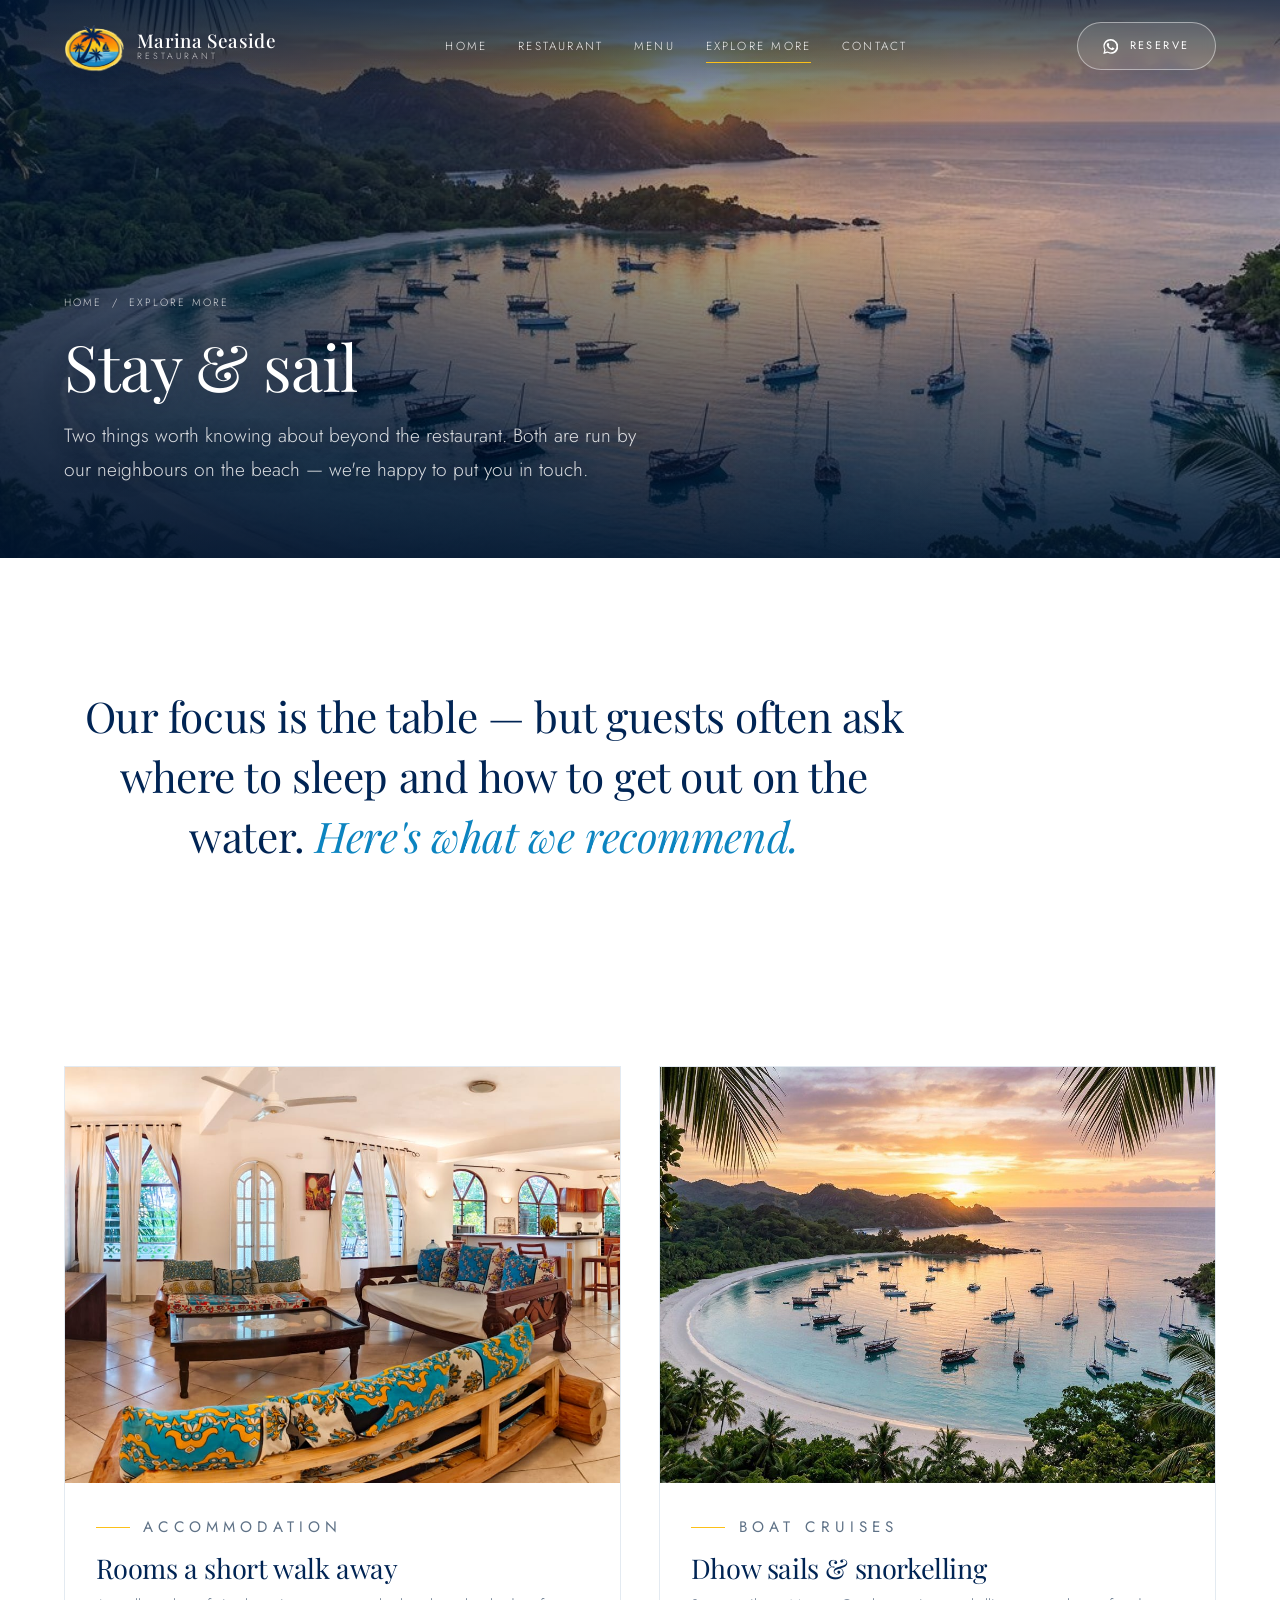
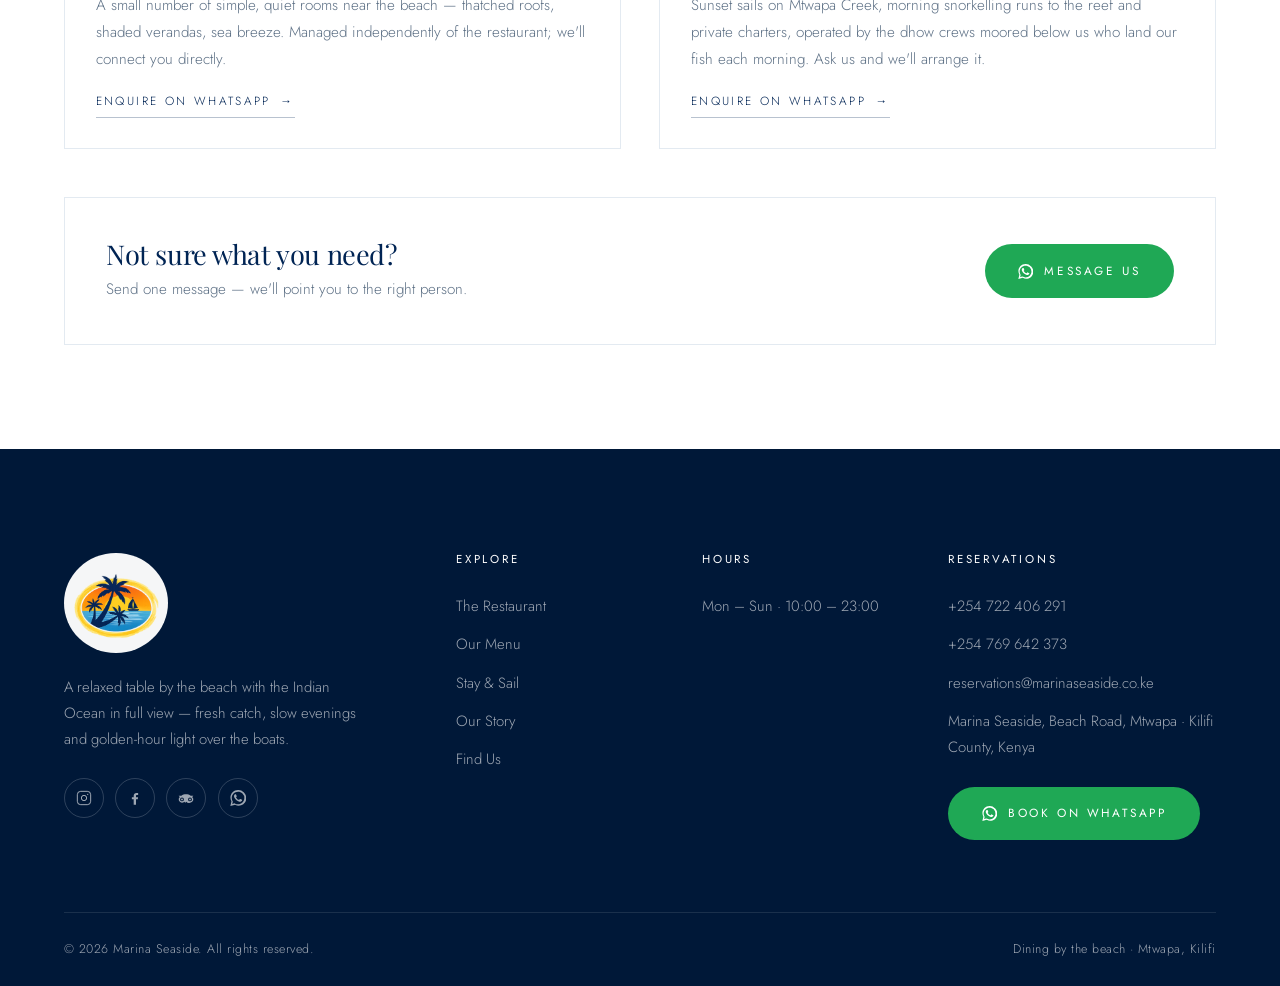
<file: marina-seaside/explore.html>
<!DOCTYPE html>
<html lang="en">
<head>
<meta charset="utf-8">
<meta name="viewport" content="width=device-width, initial-scale=1">
<title>Explore More | Stay &amp; Sail — Marina Seaside</title>
<meta name="description" content="Simple accommodation by the beach and dhow cruises near Marina Seaside, Mtwapa. Enquire directly on WhatsApp.">
<meta name="theme-color" content="#002454">

<meta property="og:type" content="website">
<meta property="og:title" content="Explore More | Stay &amp; Sail — Marina Seaside">
<meta property="og:description" content="Simple accommodation by the beach and dhow cruises near Marina Seaside, Mtwapa. Enquire directly on WhatsApp.">
<meta property="og:image" content="assets/img/hero-1.jpg">
<meta name="twitter:card" content="summary_large_image">

<link rel="icon" href="assets/img/favicon.png" type="image/png">
<link rel="apple-touch-icon" href="assets/img/favicon.png">

<link rel="preconnect" href="https://fonts.googleapis.com">
<link rel="preconnect" href="https://fonts.gstatic.com" crossorigin>
<link href="https://fonts.googleapis.com/css2?family=Playfair+Display:ital,wght@0,400;0,500;0,600;1,400&family=Jost:wght@200;300;400;500&display=swap" rel="stylesheet">

<link rel="stylesheet" href="assets/css/style.css">
<script>document.documentElement.className+=" js";</script>

</head>
<body>
<div class="progress" aria-hidden="true"></div>
<a class="skip" href="#main">Skip to content</a>

<header class="nav" id="siteNav">
  <div class="nav-inner">
    <a class="brand" href="index.html" aria-label="Marina Seaside — home">
      <img src="assets/img/logo.png" alt="Marina Seaside logo" width="60" height="58">
      <span class="brand-txt">
        <b>Marina Seaside</b>
        <i>Restaurant</i>
      </span>
    </a>

    <nav class="nav-links" aria-label="Primary">
      <a href="index.html">Home</a>
      <a href="restaurant.html">Restaurant</a>
      <a href="menu.html">Menu</a>
      <a href="explore.html" class="is-active">Explore More</a>
      
      <a href="contact.html">Contact</a>
    </nav>

    <div class="nav-cta">
      <a class="btn btn-light" href="https://wa.me/254722406291?text=Hello%20Marina%20Seaside!%20I%27d%20like%20to%20reserve%20a%20table." target="_blank" rel="noopener">
        <svg viewBox="0 0 24 24" fill="currentColor" aria-hidden="true"><path d="M17.47 14.38c-.3-.15-1.76-.87-2.03-.97-.27-.1-.47-.15-.67.15s-.77.96-.94 1.16c-.17.2-.35.22-.64.07-.3-.15-1.25-.46-2.39-1.47-.88-.79-1.48-1.76-1.65-2.06-.17-.3-.02-.46.13-.61.13-.13.3-.35.45-.52.15-.17.2-.3.3-.5.1-.2.05-.37-.02-.52-.08-.15-.67-1.61-.92-2.21-.24-.58-.49-.5-.67-.51h-.57c-.2 0-.52.07-.79.37s-1.04 1.02-1.04 2.48 1.07 2.88 1.22 3.08c.15.2 2.1 3.2 5.08 4.49.71.31 1.26.49 1.69.63.71.23 1.36.19 1.87.12.57-.09 1.76-.72 2.01-1.41.25-.7.25-1.29.17-1.42-.07-.13-.27-.2-.57-.35zM12.04 21.5h-.01a9.44 9.44 0 0 1-4.8-1.32l-.34-.2-3.57.93.96-3.47-.22-.36a9.4 9.4 0 0 1-1.44-5.02c0-5.2 4.24-9.44 9.45-9.44 2.52 0 4.89.99 6.67 2.77a9.38 9.38 0 0 1 2.76 6.68c0 5.2-4.24 9.45-9.46 9.45zM20.5 3.49A11.36 11.36 0 0 0 12.04 0C5.77 0 .67 5.1.66 11.37c0 2 .53 3.96 1.53 5.69L.56 24l7.1-1.86a11.36 11.36 0 0 0 5.43 1.38h.01c6.27 0 11.37-5.1 11.38-11.37 0-3.04-1.19-5.9-3.34-8.05z"/></svg> Reserve
      </a>
      <button class="burger" type="button" aria-label="Menu" aria-expanded="false" aria-controls="drawer">
        <span></span><span></span><span></span>
      </button>
    </div>
  </div>
</header>

<div class="drawer" id="drawer">
  <nav aria-label="Mobile">
    <a href="index.html">Home</a>
    <a href="restaurant.html">Restaurant</a>
    <a href="menu.html">Menu</a>
    <a href="explore.html">Explore More</a>
    
    <a href="contact.html">Contact</a>
  </nav>
  <div class="drawer-foot">
    +254 722 406 291<br>Marina Seaside, Beach Road, Mtwapa &middot; Kilifi County, Kenya
  </div>
</div>
<main id="main">
  <section class="page-hero">
    <img src="assets/img/explore-boats.jpg" alt="Traditional dhow anchored in turquoise water" fetchpriority="high" width="1600" height="900">
    <div class="page-hero-body">
      <div class="crumb"><a href="index.html">Home</a> <span>/</span> <span>Explore More</span></div>
      <h1 class="h-lg">Stay &amp; sail</h1>
      <p class="lede">Two things worth knowing about beyond the restaurant. Both are run by our neighbours on the beach — we're happy to put you in touch.</p>
    </div>
  </section>

  <section class="section shell">
    <div class="shell-narrow center" data-reveal>
      <p class="statement">
        Our focus is the table &mdash; but guests often ask where to sleep and how to get
        out on the water. <em>Here's what we recommend.</em>
      </p>
    </div>
  </section>

  <section class="section-sm shell" style="padding-bottom:var(--sp-7)">
    <div class="grid cols-2">
      <article class="card" data-reveal>
        <div class="card-img accommodation-image">
          <img src="assets/img/WhatsApp Image 2026-07-19 at 16.06.08.jpeg" alt="Accommodation beside the beach" loading="lazy" width="1599" height="786">
          <img src="assets/img/WhatsApp Image 2026-07-19 at 16.07.04.jpeg" alt="" aria-hidden="true" loading="lazy" width="1583" height="912">
        </div>
        <div class="card-body">
          <p class="eyebrow" style="margin-bottom:.8rem">Accommodation</p>
          <h3 class="h-sm">Rooms a short walk away</h3>
          <p>
            A small number of simple, quiet rooms near the beach &mdash; thatched roofs, shaded
            verandas, sea breeze. Managed independently of the restaurant; we'll connect you
            directly.
          </p>
          <a class="link-line" href="https://wa.me/254722406291?text=Hello%20Marina%20Seaside!%20I%27d%20like%20to%20enquire%20about%20accommodation." target="_blank" rel="noopener">Enquire on WhatsApp <span class="arw" aria-hidden="true">&rarr;</span></a>
        </div>
      </article>

      <article class="card" data-reveal data-delay="1">
        <div class="card-img">
          <img src="assets/img/explore-boats.jpg" alt="Dhow sailing boat on turquoise water" loading="lazy" width="800" height="600">
        </div>
        <div class="card-body">
          <p class="eyebrow" style="margin-bottom:.8rem">Boat Cruises</p>
          <h3 class="h-sm">Dhow sails &amp; snorkelling</h3>
          <p>
            Sunset sails on Mtwapa Creek, morning snorkelling runs to the reef and private charters, operated
            by the dhow crews moored below us who land our fish each morning. Ask us and we'll arrange it.
          </p>
          <a class="link-line" href="https://wa.me/254722406291?text=Hello%20Marina%20Seaside!%20I%27d%20like%20to%20enquire%20about%20a%20boat%20cruise." target="_blank" rel="noopener">Enquire on WhatsApp <span class="arw" aria-hidden="true">&rarr;</span></a>
        </div>
      </article>
    </div>

    <div class="panel" style="margin-top:3rem;display:flex;gap:1.5rem;align-items:center;flex-wrap:wrap;justify-content:space-between" data-reveal>
      <div>
        <h3 class="h-sm" style="margin-bottom:.4rem">Not sure what you need?</h3>
        <p style="color:var(--muted);font-size:.95rem">Send one message &mdash; we'll point you to the right person.</p>
      </div>
      <a class="btn btn-wa" href="https://wa.me/254722406291?text=Hello%20Marina%20Seaside!%20I%27d%20like%20to%20reserve%20a%20table." target="_blank" rel="noopener"><svg viewBox="0 0 24 24" fill="currentColor" aria-hidden="true"><path d="M17.47 14.38c-.3-.15-1.76-.87-2.03-.97-.27-.1-.47-.15-.67.15s-.77.96-.94 1.16c-.17.2-.35.22-.64.07-.3-.15-1.25-.46-2.39-1.47-.88-.79-1.48-1.76-1.65-2.06-.17-.3-.02-.46.13-.61.13-.13.3-.35.45-.52.15-.17.2-.3.3-.5.1-.2.05-.37-.02-.52-.08-.15-.67-1.61-.92-2.21-.24-.58-.49-.5-.67-.51h-.57c-.2 0-.52.07-.79.37s-1.04 1.02-1.04 2.48 1.07 2.88 1.22 3.08c.15.2 2.1 3.2 5.08 4.49.71.31 1.26.49 1.69.63.71.23 1.36.19 1.87.12.57-.09 1.76-.72 2.01-1.41.25-.7.25-1.29.17-1.42-.07-.13-.27-.2-.57-.35zM12.04 21.5h-.01a9.44 9.44 0 0 1-4.8-1.32l-.34-.2-3.57.93.96-3.47-.22-.36a9.4 9.4 0 0 1-1.44-5.02c0-5.2 4.24-9.44 9.45-9.44 2.52 0 4.89.99 6.67 2.77a9.38 9.38 0 0 1 2.76 6.68c0 5.2-4.24 9.45-9.46 9.45zM20.5 3.49A11.36 11.36 0 0 0 12.04 0C5.77 0 .67 5.1.66 11.37c0 2 .53 3.96 1.53 5.69L.56 24l7.1-1.86a11.36 11.36 0 0 0 5.43 1.38h.01c6.27 0 11.37-5.1 11.38-11.37 0-3.04-1.19-5.9-3.34-8.05z"/></svg> Message us</a>
    </div>
  </section>
</main>

<footer class="footer">
  <div class="shell">
    <div class="footer-grid">
      <div class="footer-brand">
        <img src="assets/img/logo.png" alt="Marina Seaside" width="96" height="92" loading="lazy">
        <p>A relaxed table by the beach with the Indian Ocean in full view &mdash; fresh catch, slow evenings and golden-hour light over the boats.</p>
        <div class="socials">
          <a href="https://www.instagram.com/marina.seasideke/" target="_blank" rel="noopener noreferrer" aria-label="Instagram"><svg viewBox="0 0 24 24" fill="none" stroke="currentColor" stroke-width="1.5"><rect x="2" y="2" width="20" height="20" rx="5"/><circle cx="12" cy="12" r="4"/><circle cx="17.5" cy="6.5" r="1" fill="currentColor" stroke="none"/></svg></a>
          <a href="https://www.facebook.com/marina.seasideKE" target="_blank" rel="noopener noreferrer" aria-label="Facebook"><svg viewBox="0 0 24 24" fill="currentColor"><path d="M13.5 22v-8h2.7l.4-3.1h-3.1V8.9c0-.9.25-1.5 1.55-1.5H16.7V4.6c-.3-.04-1.3-.13-2.5-.13-2.47 0-4.16 1.51-4.16 4.28v2.15H7.3V14h2.74v8z"/></svg></a>
          <a href="#" aria-label="TripAdvisor"><svg viewBox="0 0 24 24" fill="currentColor"><path d="M12 6.5c-2.6 0-5 .7-7 2H1l1.7 1.9A4.9 4.9 0 0 0 6 19a4.85 4.85 0 0 0 3.5-1.5l1.5 1.7 1.5-1.7A4.85 4.85 0 0 0 18 19a4.9 4.9 0 0 0 3.3-8.6L23 8.5h-4c-2-1.3-4.4-2-7-2zM6 17a2.9 2.9 0 1 1 0-5.8A2.9 2.9 0 0 1 6 17zm12 0a2.9 2.9 0 1 1 0-5.8 2.9 2.9 0 0 1 0 5.8zM6 12.7a1.4 1.4 0 1 0 0 2.8 1.4 1.4 0 0 0 0-2.8zm12 0a1.4 1.4 0 1 0 0 2.8 1.4 1.4 0 0 0 0-2.8z"/></svg></a>
          <a href="https://wa.me/254722406291?text=Hello%20Marina%20Seaside!%20I%27d%20like%20to%20reserve%20a%20table." target="_blank" rel="noopener" aria-label="WhatsApp"><svg viewBox="0 0 24 24" fill="currentColor" aria-hidden="true"><path d="M17.47 14.38c-.3-.15-1.76-.87-2.03-.97-.27-.1-.47-.15-.67.15s-.77.96-.94 1.16c-.17.2-.35.22-.64.07-.3-.15-1.25-.46-2.39-1.47-.88-.79-1.48-1.76-1.65-2.06-.17-.3-.02-.46.13-.61.13-.13.3-.35.45-.52.15-.17.2-.3.3-.5.1-.2.05-.37-.02-.52-.08-.15-.67-1.61-.92-2.21-.24-.58-.49-.5-.67-.51h-.57c-.2 0-.52.07-.79.37s-1.04 1.02-1.04 2.48 1.07 2.88 1.22 3.08c.15.2 2.1 3.2 5.08 4.49.71.31 1.26.49 1.69.63.71.23 1.36.19 1.87.12.57-.09 1.76-.72 2.01-1.41.25-.7.25-1.29.17-1.42-.07-.13-.27-.2-.57-.35zM12.04 21.5h-.01a9.44 9.44 0 0 1-4.8-1.32l-.34-.2-3.57.93.96-3.47-.22-.36a9.4 9.4 0 0 1-1.44-5.02c0-5.2 4.24-9.44 9.45-9.44 2.52 0 4.89.99 6.67 2.77a9.38 9.38 0 0 1 2.76 6.68c0 5.2-4.24 9.45-9.46 9.45zM20.5 3.49A11.36 11.36 0 0 0 12.04 0C5.77 0 .67 5.1.66 11.37c0 2 .53 3.96 1.53 5.69L.56 24l7.1-1.86a11.36 11.36 0 0 0 5.43 1.38h.01c6.27 0 11.37-5.1 11.38-11.37 0-3.04-1.19-5.9-3.34-8.05z"/></svg></a>
        </div>
      </div>

      <div>
        <h4>Explore</h4>
        <ul>
          <li><a href="restaurant.html">The Restaurant</a></li>
          <li><a href="menu.html">Our Menu</a></li>
          <li><a href="explore.html">Stay &amp; Sail</a></li>
          <li><a href="about.html">Our Story</a></li>
          <li><a href="contact.html">Find Us</a></li>
        </ul>
      </div>

      <div>
        <h4>Hours</h4>
        <ul>
          <li>Mon &ndash; Sun &middot; 10:00 &ndash; 23:00</li>
          
        </ul>
      </div>

      <div>
        <h4>Reservations</h4>
        <ul>
          <li><a href="tel:+254722406291">+254 722 406 291</a></li>
          <li><a href="tel:+254769642373">+254 769 642 373</a></li>
          <li><a href="mailto:reservations@marinaseaside.co.ke">reservations@marinaseaside.co.ke</a></li>
          <li>Marina Seaside, Beach Road, Mtwapa &middot; Kilifi County, Kenya</li>
        </ul>
        <a class="btn btn-wa" style="margin-top:1.3rem" href="https://wa.me/254722406291?text=Hello%20Marina%20Seaside!%20I%27d%20like%20to%20reserve%20a%20table." target="_blank" rel="noopener">
          <svg viewBox="0 0 24 24" fill="currentColor" aria-hidden="true"><path d="M17.47 14.38c-.3-.15-1.76-.87-2.03-.97-.27-.1-.47-.15-.67.15s-.77.96-.94 1.16c-.17.2-.35.22-.64.07-.3-.15-1.25-.46-2.39-1.47-.88-.79-1.48-1.76-1.65-2.06-.17-.3-.02-.46.13-.61.13-.13.3-.35.45-.52.15-.17.2-.3.3-.5.1-.2.05-.37-.02-.52-.08-.15-.67-1.61-.92-2.21-.24-.58-.49-.5-.67-.51h-.57c-.2 0-.52.07-.79.37s-1.04 1.02-1.04 2.48 1.07 2.88 1.22 3.08c.15.2 2.1 3.2 5.08 4.49.71.31 1.26.49 1.69.63.71.23 1.36.19 1.87.12.57-.09 1.76-.72 2.01-1.41.25-.7.25-1.29.17-1.42-.07-.13-.27-.2-.57-.35zM12.04 21.5h-.01a9.44 9.44 0 0 1-4.8-1.32l-.34-.2-3.57.93.96-3.47-.22-.36a9.4 9.4 0 0 1-1.44-5.02c0-5.2 4.24-9.44 9.45-9.44 2.52 0 4.89.99 6.67 2.77a9.38 9.38 0 0 1 2.76 6.68c0 5.2-4.24 9.45-9.46 9.45zM20.5 3.49A11.36 11.36 0 0 0 12.04 0C5.77 0 .67 5.1.66 11.37c0 2 .53 3.96 1.53 5.69L.56 24l7.1-1.86a11.36 11.36 0 0 0 5.43 1.38h.01c6.27 0 11.37-5.1 11.38-11.37 0-3.04-1.19-5.9-3.34-8.05z"/></svg> Book on WhatsApp
        </a>
      </div>
    </div>

    <div class="footer-bottom">
      <span>&copy; <span data-year>2026</span> Marina Seaside. All rights reserved.</span>
      <span>Dining by the beach &middot; Mtwapa, Kilifi</span>
    </div>
  </div>
</footer>

<a class="wa-float" href="https://wa.me/254722406291?text=Hello%20Marina%20Seaside!%20I%27d%20like%20to%20reserve%20a%20table." target="_blank" rel="noopener">
  <svg viewBox="0 0 24 24" fill="currentColor" aria-hidden="true"><path d="M17.47 14.38c-.3-.15-1.76-.87-2.03-.97-.27-.1-.47-.15-.67.15s-.77.96-.94 1.16c-.17.2-.35.22-.64.07-.3-.15-1.25-.46-2.39-1.47-.88-.79-1.48-1.76-1.65-2.06-.17-.3-.02-.46.13-.61.13-.13.3-.35.45-.52.15-.17.2-.3.3-.5.1-.2.05-.37-.02-.52-.08-.15-.67-1.61-.92-2.21-.24-.58-.49-.5-.67-.51h-.57c-.2 0-.52.07-.79.37s-1.04 1.02-1.04 2.48 1.07 2.88 1.22 3.08c.15.2 2.1 3.2 5.08 4.49.71.31 1.26.49 1.69.63.71.23 1.36.19 1.87.12.57-.09 1.76-.72 2.01-1.41.25-.7.25-1.29.17-1.42-.07-.13-.27-.2-.57-.35zM12.04 21.5h-.01a9.44 9.44 0 0 1-4.8-1.32l-.34-.2-3.57.93.96-3.47-.22-.36a9.4 9.4 0 0 1-1.44-5.02c0-5.2 4.24-9.44 9.45-9.44 2.52 0 4.89.99 6.67 2.77a9.38 9.38 0 0 1 2.76 6.68c0 5.2-4.24 9.45-9.46 9.45zM20.5 3.49A11.36 11.36 0 0 0 12.04 0C5.77 0 .67 5.1.66 11.37c0 2 .53 3.96 1.53 5.69L.56 24l7.1-1.86a11.36 11.36 0 0 0 5.43 1.38h.01c6.27 0 11.37-5.1 11.38-11.37 0-3.04-1.19-5.9-3.34-8.05z"/></svg><span class="lbl">Reserve a table</span>
</a>

<script src="assets/js/main.js" defer></script>
</body>
</html>
</file>
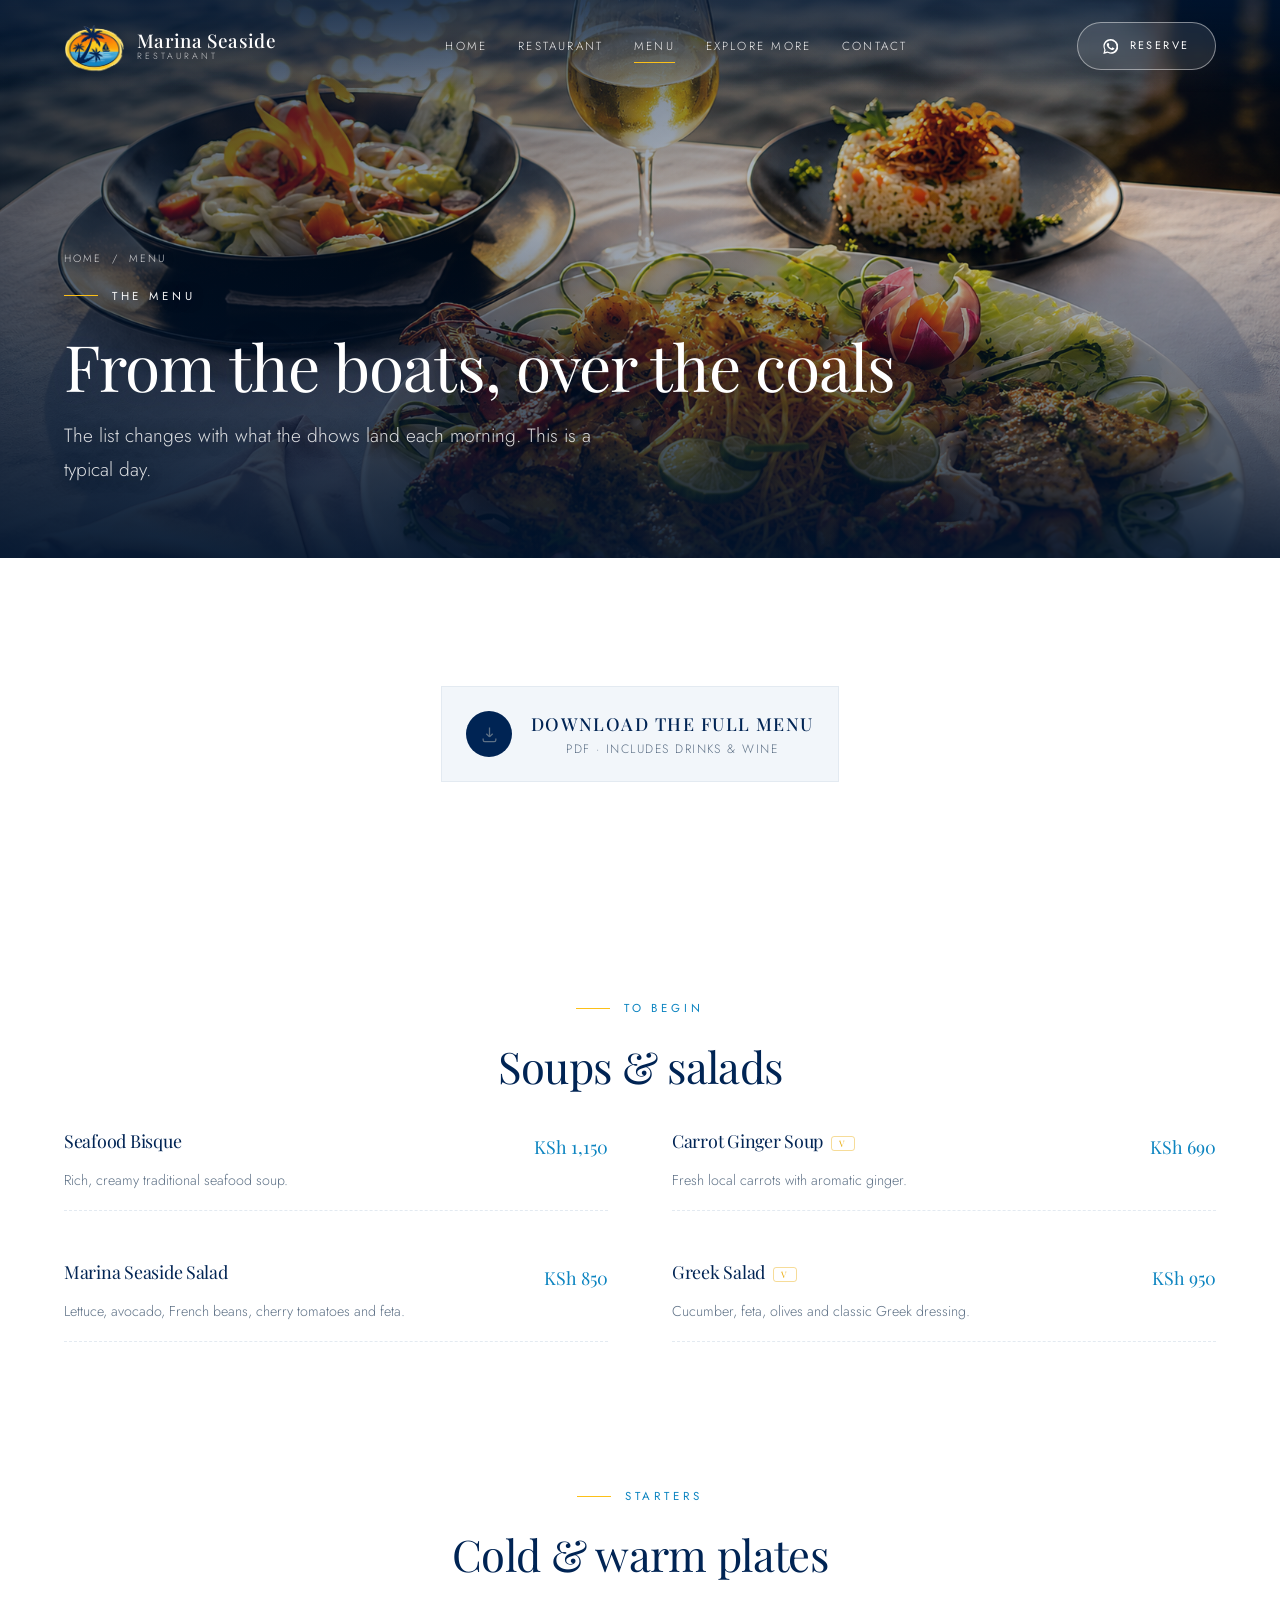
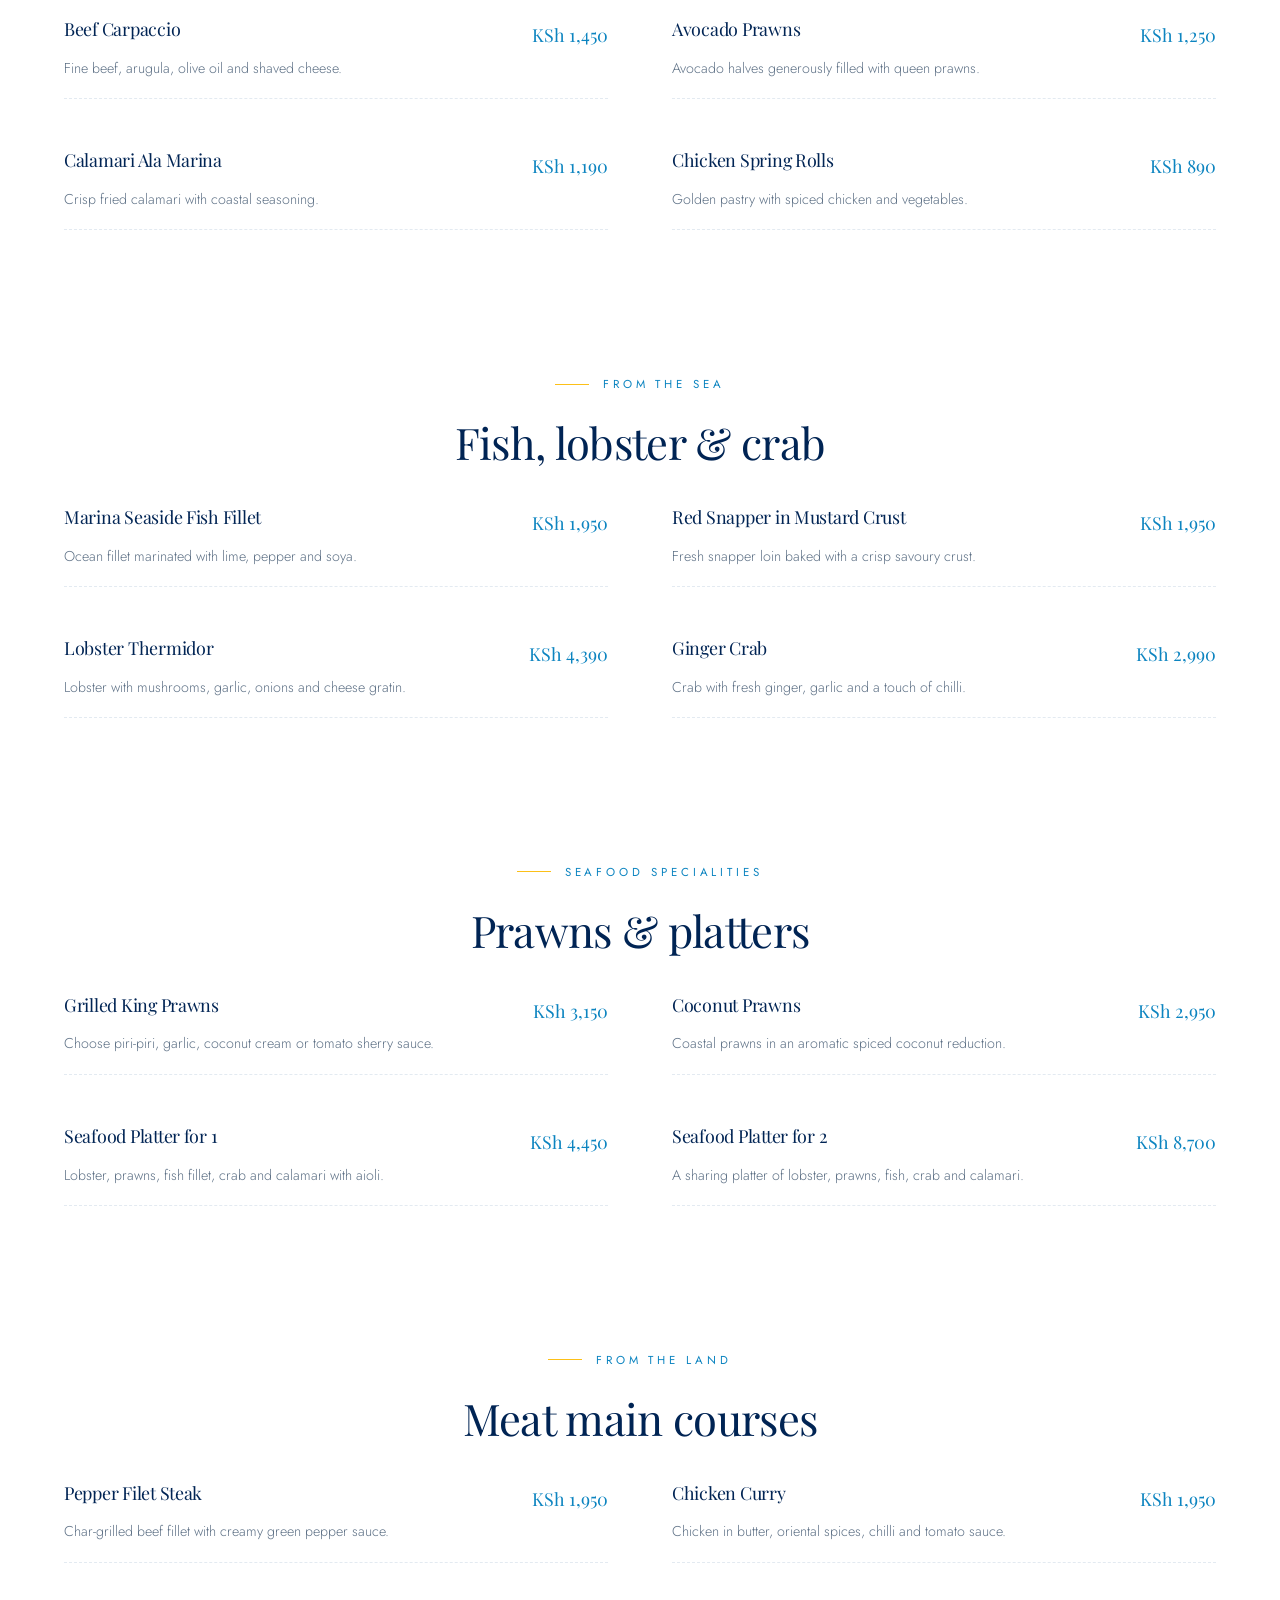
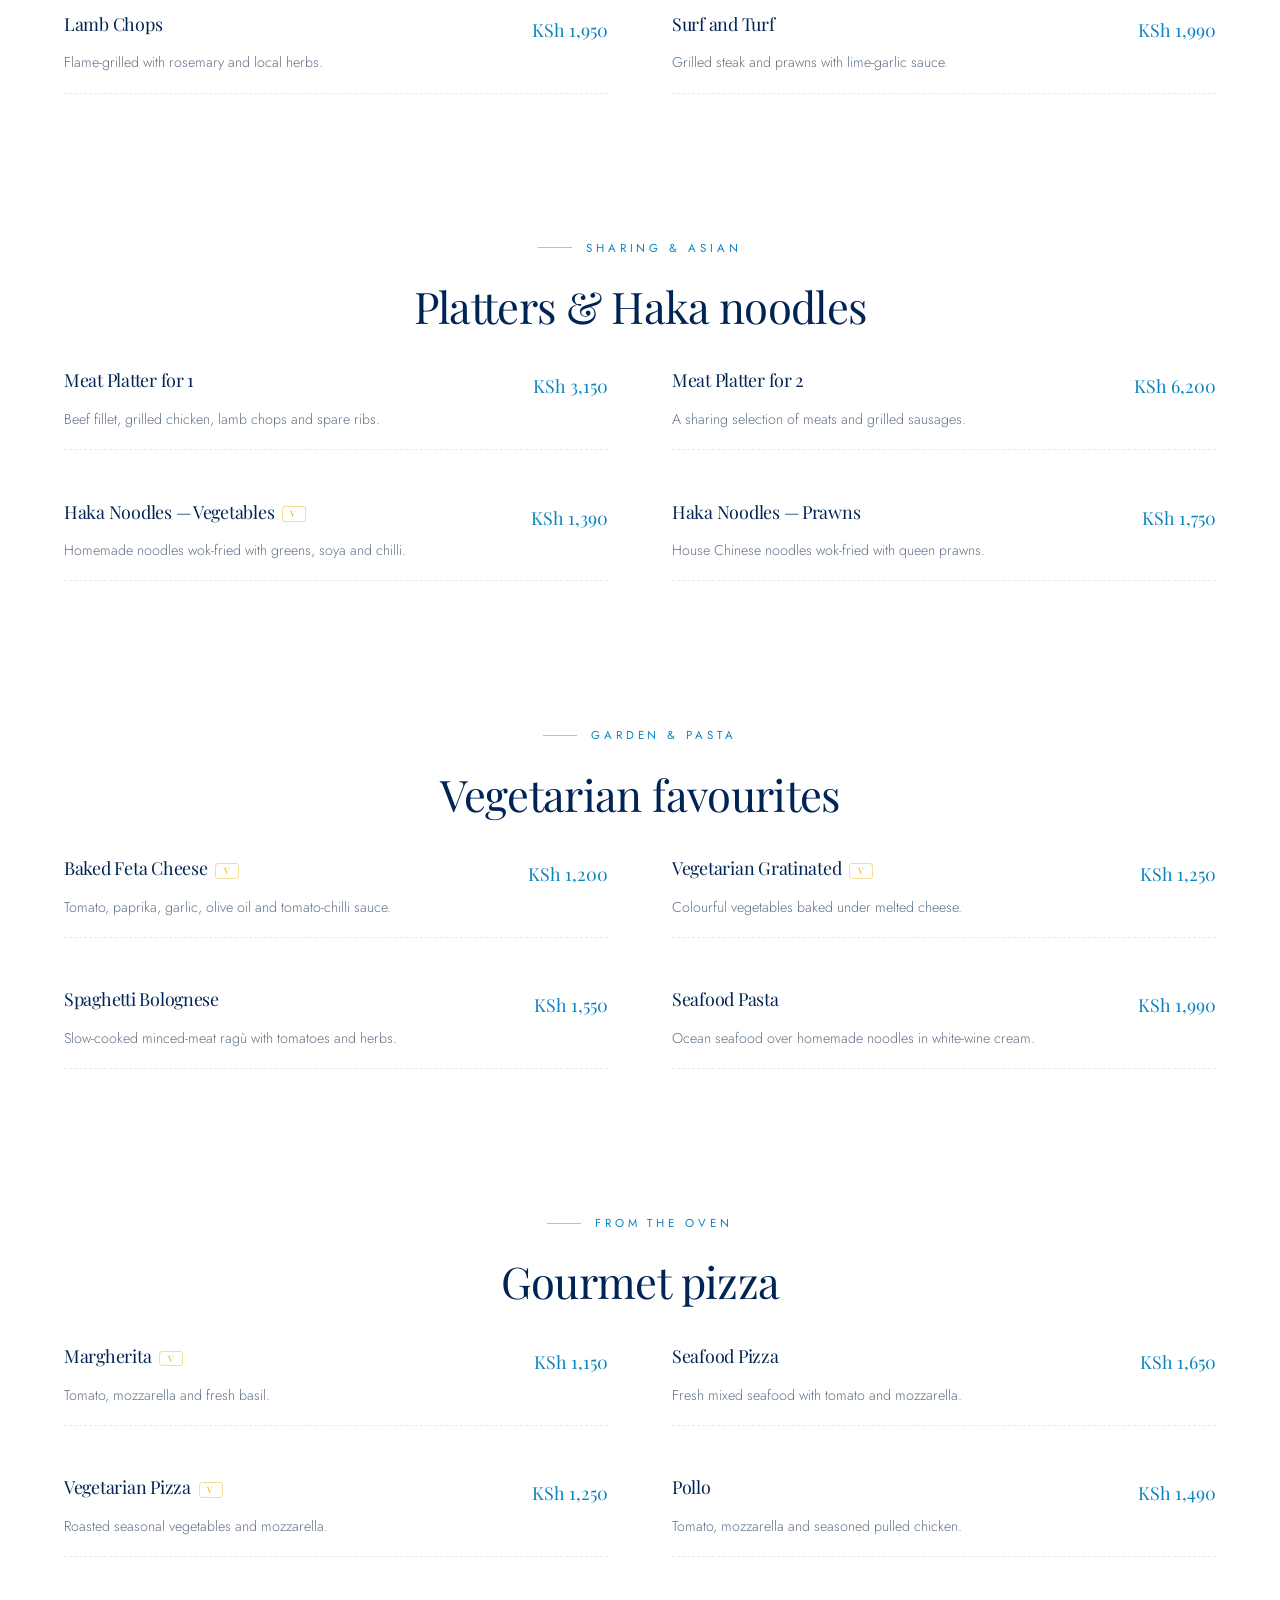
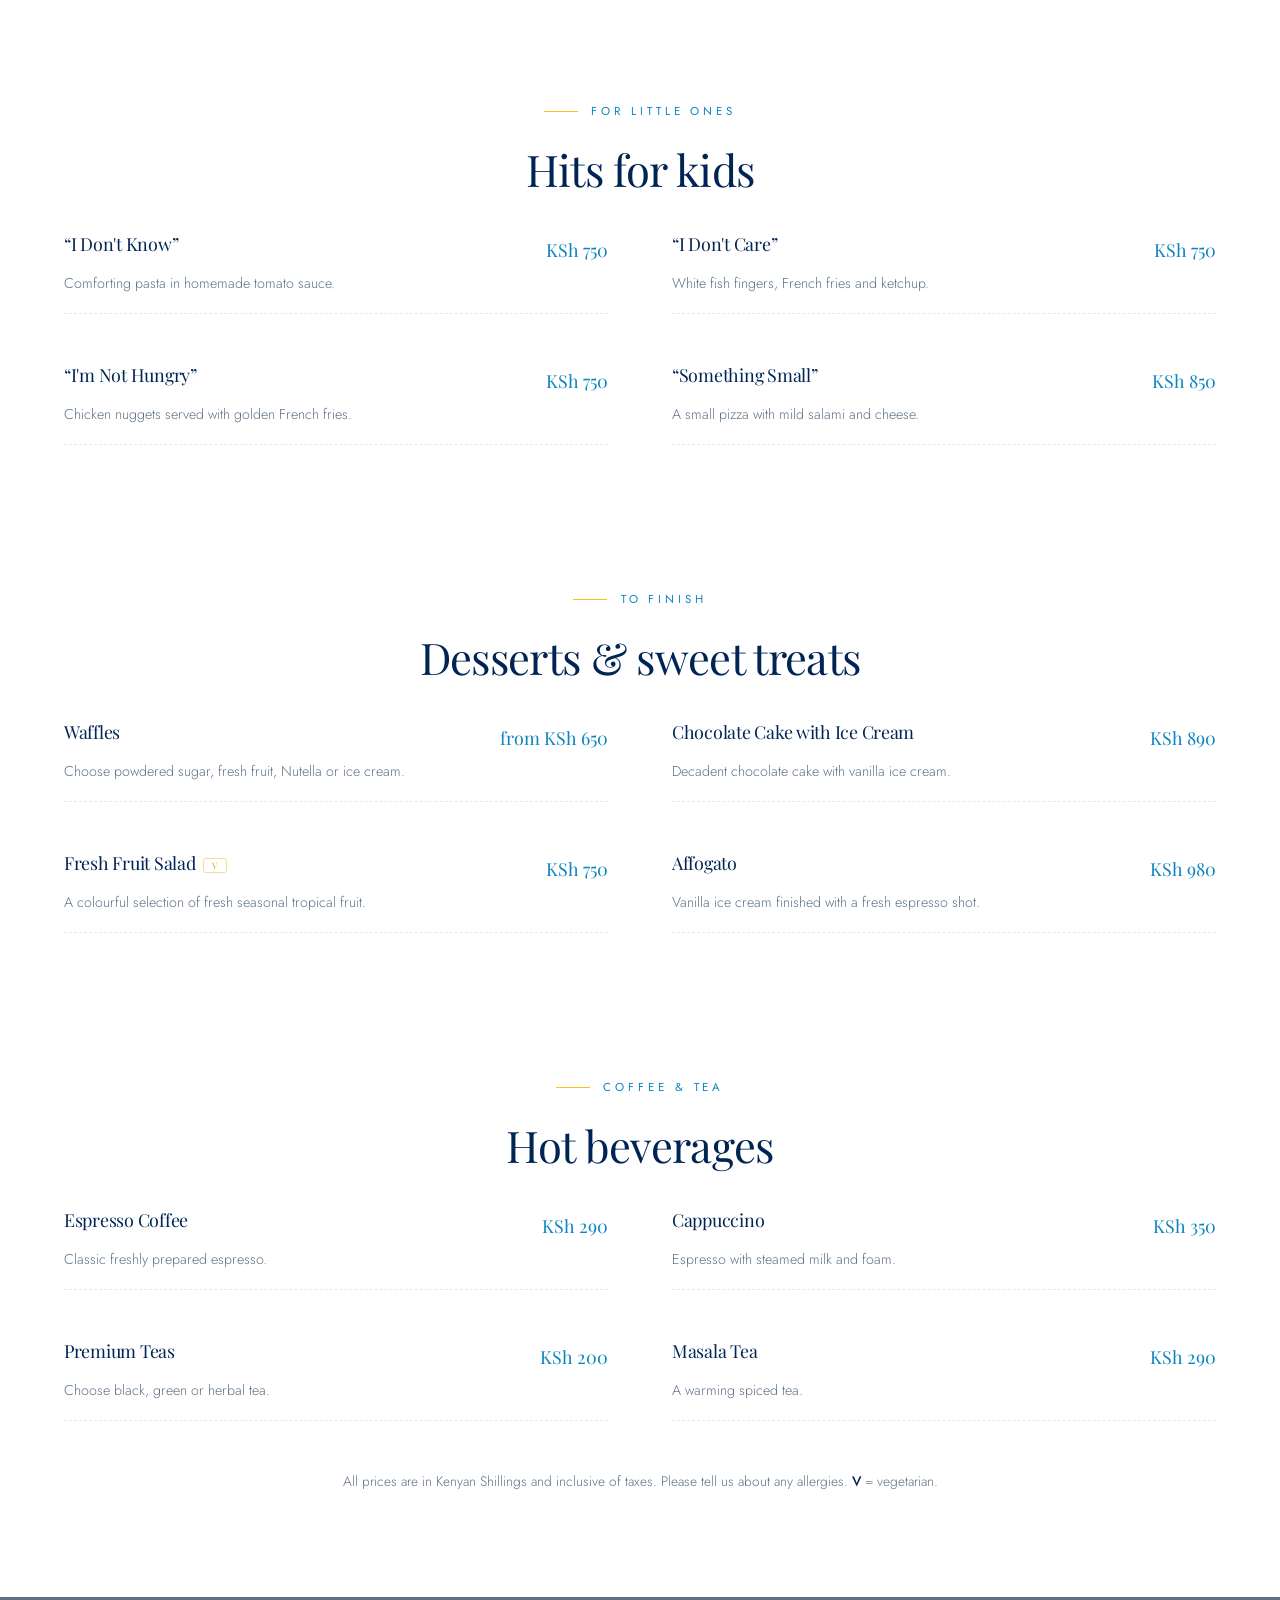
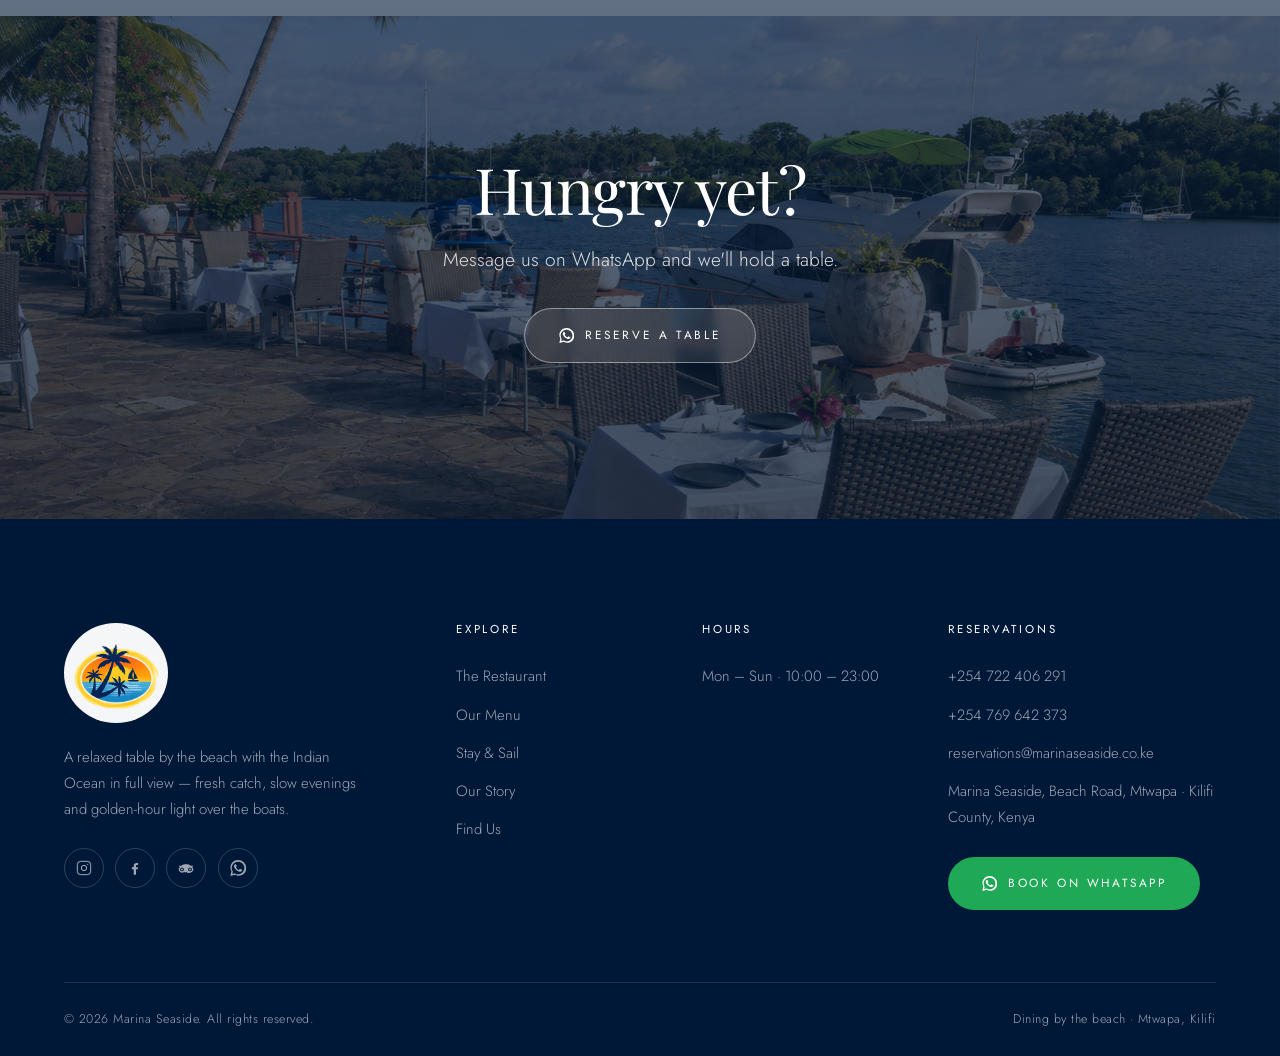
<file: marina-seaside/menu.html>
<!DOCTYPE html>
<html lang="en">
<head>
<meta charset="utf-8">
<meta name="viewport" content="width=device-width, initial-scale=1">
<title>Menu | Marina Seaside, Mtwapa Kilifi</title>
<meta name="description" content="Charcoal-grilled seafood, Swahili classics and coastal Kenyan cooking. View the Marina Seaside menu or download the full PDF.">
<meta name="theme-color" content="#002454">

<meta property="og:type" content="website">
<meta property="og:title" content="Menu | Marina Seaside, Mtwapa Kilifi">
<meta property="og:description" content="Charcoal-grilled seafood, Swahili classics and coastal Kenyan cooking. View the Marina Seaside menu or download the full PDF.">
<meta property="og:image" content="assets/img/hero-1.jpg">
<meta name="twitter:card" content="summary_large_image">

<link rel="icon" href="assets/img/favicon.png" type="image/png">
<link rel="apple-touch-icon" href="assets/img/favicon.png">

<link rel="preconnect" href="https://fonts.googleapis.com">
<link rel="preconnect" href="https://fonts.gstatic.com" crossorigin>
<link href="https://fonts.googleapis.com/css2?family=Playfair+Display:ital,wght@0,400;0,500;0,600;1,400&family=Jost:wght@200;300;400;500&display=swap" rel="stylesheet">

<link rel="stylesheet" href="assets/css/style.css">
<script>document.documentElement.className+=" js";</script>

</head>
<body>
<div class="progress" aria-hidden="true"></div>
<a class="skip" href="#main">Skip to content</a>

<header class="nav" id="siteNav">
  <div class="nav-inner">
    <a class="brand" href="index.html" aria-label="Marina Seaside — home">
      <img src="assets/img/logo.png" alt="Marina Seaside logo" width="60" height="58">
      <span class="brand-txt">
        <b>Marina Seaside</b>
        <i>Restaurant</i>
      </span>
    </a>

    <nav class="nav-links" aria-label="Primary">
      <a href="index.html">Home</a>
      <a href="restaurant.html">Restaurant</a>
      <a href="menu.html" class="is-active">Menu</a>
      <a href="explore.html">Explore More</a>
      
      <a href="contact.html">Contact</a>
    </nav>

    <div class="nav-cta">
      <a class="btn btn-light" href="https://wa.me/254722406291?text=Hello%20Marina%20Seaside!%20I%27d%20like%20to%20reserve%20a%20table." target="_blank" rel="noopener">
        <svg viewBox="0 0 24 24" fill="currentColor" aria-hidden="true"><path d="M17.47 14.38c-.3-.15-1.76-.87-2.03-.97-.27-.1-.47-.15-.67.15s-.77.96-.94 1.16c-.17.2-.35.22-.64.07-.3-.15-1.25-.46-2.39-1.47-.88-.79-1.48-1.76-1.65-2.06-.17-.3-.02-.46.13-.61.13-.13.3-.35.45-.52.15-.17.2-.3.3-.5.1-.2.05-.37-.02-.52-.08-.15-.67-1.61-.92-2.21-.24-.58-.49-.5-.67-.51h-.57c-.2 0-.52.07-.79.37s-1.04 1.02-1.04 2.48 1.07 2.88 1.22 3.08c.15.2 2.1 3.2 5.08 4.49.71.31 1.26.49 1.69.63.71.23 1.36.19 1.87.12.57-.09 1.76-.72 2.01-1.41.25-.7.25-1.29.17-1.42-.07-.13-.27-.2-.57-.35zM12.04 21.5h-.01a9.44 9.44 0 0 1-4.8-1.32l-.34-.2-3.57.93.96-3.47-.22-.36a9.4 9.4 0 0 1-1.44-5.02c0-5.2 4.24-9.44 9.45-9.44 2.52 0 4.89.99 6.67 2.77a9.38 9.38 0 0 1 2.76 6.68c0 5.2-4.24 9.45-9.46 9.45zM20.5 3.49A11.36 11.36 0 0 0 12.04 0C5.77 0 .67 5.1.66 11.37c0 2 .53 3.96 1.53 5.69L.56 24l7.1-1.86a11.36 11.36 0 0 0 5.43 1.38h.01c6.27 0 11.37-5.1 11.38-11.37 0-3.04-1.19-5.9-3.34-8.05z"/></svg> Reserve
      </a>
      <button class="burger" type="button" aria-label="Menu" aria-expanded="false" aria-controls="drawer">
        <span></span><span></span><span></span>
      </button>
    </div>
  </div>
</header>

<div class="drawer" id="drawer">
  <nav aria-label="Mobile">
    <a href="index.html">Home</a>
    <a href="restaurant.html">Restaurant</a>
    <a href="menu.html">Menu</a>
    <a href="explore.html">Explore More</a>
    
    <a href="contact.html">Contact</a>
  </nav>
  <div class="drawer-foot">
    +254 722 406 291<br>Marina Seaside, Beach Road, Mtwapa &middot; Kilifi County, Kenya
  </div>
</div>
<main id="main">
  <section class="page-hero">
    <img src="assets/img/menu-hero.png" alt="Grilled snapper with coconut rice and lime" fetchpriority="high" width="1600" height="900">
    <div class="page-hero-body">
      <div class="crumb"><a href="index.html">Home</a> <span>/</span> <span>Menu</span></div>
      <p class="eyebrow on-dark">The Menu</p>
      <h1 class="h-lg">From the boats, over the coals</h1>
      <p class="lede">The list changes with what the dhows land each morning. This is a typical day.</p>
    </div>
  </section>

  <section class="section shell">
    <div class="center" style="max-width:640px;margin-inline:auto;margin-bottom:1rem" data-reveal>
      <a class="dl-card" style="display:inline-flex" href="assets/menu/marina_seaside_official_menu.pdf" download>
        <span class="dl-ic"><svg viewBox="0 0 24 24" fill="none" stroke="currentColor" stroke-width="1.6"><path d="M12 3v12m0 0 4-4m-4 4-4-4"/><path d="M4 17v2a2 2 0 0 0 2 2h12a2 2 0 0 0 2-2v-2"/></svg></span>
        <span><b>Download the full menu</b><span>PDF &middot; includes drinks &amp; wine</span></span>
      </a>
    </div>
  </section>

  <section class="section-sm shell">
    <div class="center" style="margin-bottom:2.5rem" data-reveal><p class="eyebrow is-centered">To begin</p><h2 class="h-md">Soups &amp; salads</h2></div>
    <div class="menu-grid" data-reveal>
      <div class="dish"><h4>Seafood Bisque</h4><span class="price">KSh 1,150</span><p>Rich, creamy traditional seafood soup.</p></div>
      <div class="dish"><h4>Carrot Ginger Soup<span class="flag">V</span></h4><span class="price">KSh 690</span><p>Fresh local carrots with aromatic ginger.</p></div>
      <div class="dish"><h4>Marina Seaside Salad</h4><span class="price">KSh 850</span><p>Lettuce, avocado, French beans, cherry tomatoes and feta.</p></div>
      <div class="dish"><h4>Greek Salad<span class="flag">V</span></h4><span class="price">KSh 950</span><p>Cucumber, feta, olives and classic Greek dressing.</p></div>
    </div>
  </section>

  <section class="section-sm shell">
    <div class="center" style="margin-bottom:2.5rem" data-reveal><p class="eyebrow is-centered">Starters</p><h2 class="h-md">Cold &amp; warm plates</h2></div>
    <div class="menu-grid" data-reveal>
      <div class="dish"><h4>Beef Carpaccio</h4><span class="price">KSh 1,450</span><p>Fine beef, arugula, olive oil and shaved cheese.</p></div>
      <div class="dish"><h4>Avocado Prawns</h4><span class="price">KSh 1,250</span><p>Avocado halves generously filled with queen prawns.</p></div>
      <div class="dish"><h4>Calamari Ala Marina</h4><span class="price">KSh 1,190</span><p>Crisp fried calamari with coastal seasoning.</p></div>
      <div class="dish"><h4>Chicken Spring Rolls</h4><span class="price">KSh 890</span><p>Golden pastry with spiced chicken and vegetables.</p></div>
    </div>
  </section>

  <section class="section-sm shell">
    <div class="center" style="margin-bottom:2.5rem" data-reveal><p class="eyebrow is-centered">From the sea</p><h2 class="h-md">Fish, lobster &amp; crab</h2></div>
    <div class="menu-grid" data-reveal>
      <div class="dish"><h4>Marina Seaside Fish Fillet</h4><span class="price">KSh 1,950</span><p>Ocean fillet marinated with lime, pepper and soya.</p></div>
      <div class="dish"><h4>Red Snapper in Mustard Crust</h4><span class="price">KSh 1,950</span><p>Fresh snapper loin baked with a crisp savoury crust.</p></div>
      <div class="dish"><h4>Lobster Thermidor</h4><span class="price">KSh 4,390</span><p>Lobster with mushrooms, garlic, onions and cheese gratin.</p></div>
      <div class="dish"><h4>Ginger Crab</h4><span class="price">KSh 2,990</span><p>Crab with fresh ginger, garlic and a touch of chilli.</p></div>
    </div>
  </section>

  <section class="section-sm shell">
    <div class="center" style="margin-bottom:2.5rem" data-reveal><p class="eyebrow is-centered">Seafood specialities</p><h2 class="h-md">Prawns &amp; platters</h2></div>
    <div class="menu-grid" data-reveal>
      <div class="dish"><h4>Grilled King Prawns</h4><span class="price">KSh 3,150</span><p>Choose piri-piri, garlic, coconut cream or tomato sherry sauce.</p></div>
      <div class="dish"><h4>Coconut Prawns</h4><span class="price">KSh 2,950</span><p>Coastal prawns in an aromatic spiced coconut reduction.</p></div>
      <div class="dish"><h4>Seafood Platter for 1</h4><span class="price">KSh 4,450</span><p>Lobster, prawns, fish fillet, crab and calamari with aioli.</p></div>
      <div class="dish"><h4>Seafood Platter for 2</h4><span class="price">KSh 8,700</span><p>A sharing platter of lobster, prawns, fish, crab and calamari.</p></div>
    </div>
  </section>

  <section class="section-sm shell">
    <div class="center" style="margin-bottom:2.5rem" data-reveal><p class="eyebrow is-centered">From the land</p><h2 class="h-md">Meat main courses</h2></div>
    <div class="menu-grid" data-reveal>
      <div class="dish"><h4>Pepper Filet Steak</h4><span class="price">KSh 1,950</span><p>Char-grilled beef fillet with creamy green pepper sauce.</p></div>
      <div class="dish"><h4>Chicken Curry</h4><span class="price">KSh 1,950</span><p>Chicken in butter, oriental spices, chilli and tomato sauce.</p></div>
      <div class="dish"><h4>Lamb Chops</h4><span class="price">KSh 1,950</span><p>Flame-grilled with rosemary and local herbs.</p></div>
      <div class="dish"><h4>Surf and Turf</h4><span class="price">KSh 1,990</span><p>Grilled steak and prawns with lime-garlic sauce.</p></div>
    </div>
  </section>

  <section class="section-sm shell">
    <div class="center" style="margin-bottom:2.5rem" data-reveal><p class="eyebrow is-centered">Sharing &amp; Asian</p><h2 class="h-md">Platters &amp; Haka noodles</h2></div>
    <div class="menu-grid" data-reveal>
      <div class="dish"><h4>Meat Platter for 1</h4><span class="price">KSh 3,150</span><p>Beef fillet, grilled chicken, lamb chops and spare ribs.</p></div>
      <div class="dish"><h4>Meat Platter for 2</h4><span class="price">KSh 6,200</span><p>A sharing selection of meats and grilled sausages.</p></div>
      <div class="dish"><h4>Haka Noodles — Vegetables<span class="flag">V</span></h4><span class="price">KSh 1,390</span><p>Homemade noodles wok-fried with greens, soya and chilli.</p></div>
      <div class="dish"><h4>Haka Noodles — Prawns</h4><span class="price">KSh 1,750</span><p>House Chinese noodles wok-fried with queen prawns.</p></div>
    </div>
  </section>

  <section class="section-sm shell">
    <div class="center" style="margin-bottom:2.5rem" data-reveal><p class="eyebrow is-centered">Garden &amp; pasta</p><h2 class="h-md">Vegetarian favourites</h2></div>
    <div class="menu-grid" data-reveal>
      <div class="dish"><h4>Baked Feta Cheese<span class="flag">V</span></h4><span class="price">KSh 1,200</span><p>Tomato, paprika, garlic, olive oil and tomato-chilli sauce.</p></div>
      <div class="dish"><h4>Vegetarian Gratinated<span class="flag">V</span></h4><span class="price">KSh 1,250</span><p>Colourful vegetables baked under melted cheese.</p></div>
      <div class="dish"><h4>Spaghetti Bolognese</h4><span class="price">KSh 1,550</span><p>Slow-cooked minced-meat ragù with tomatoes and herbs.</p></div>
      <div class="dish"><h4>Seafood Pasta</h4><span class="price">KSh 1,990</span><p>Ocean seafood over homemade noodles in white-wine cream.</p></div>
    </div>
  </section>

  <section class="section-sm shell">
    <div class="center" style="margin-bottom:2.5rem" data-reveal><p class="eyebrow is-centered">From the oven</p><h2 class="h-md">Gourmet pizza</h2></div>
    <div class="menu-grid" data-reveal>
      <div class="dish"><h4>Margherita<span class="flag">V</span></h4><span class="price">KSh 1,150</span><p>Tomato, mozzarella and fresh basil.</p></div>
      <div class="dish"><h4>Seafood Pizza</h4><span class="price">KSh 1,650</span><p>Fresh mixed seafood with tomato and mozzarella.</p></div>
      <div class="dish"><h4>Vegetarian Pizza<span class="flag">V</span></h4><span class="price">KSh 1,250</span><p>Roasted seasonal vegetables and mozzarella.</p></div>
      <div class="dish"><h4>Pollo</h4><span class="price">KSh 1,490</span><p>Tomato, mozzarella and seasoned pulled chicken.</p></div>
    </div>
  </section>

  <section class="section-sm shell">
    <div class="center" style="margin-bottom:2.5rem" data-reveal><p class="eyebrow is-centered">For little ones</p><h2 class="h-md">Hits for kids</h2></div>
    <div class="menu-grid" data-reveal>
      <div class="dish"><h4>&ldquo;I Don't Know&rdquo;</h4><span class="price">KSh 750</span><p>Comforting pasta in homemade tomato sauce.</p></div>
      <div class="dish"><h4>&ldquo;I Don't Care&rdquo;</h4><span class="price">KSh 750</span><p>White fish fingers, French fries and ketchup.</p></div>
      <div class="dish"><h4>&ldquo;I'm Not Hungry&rdquo;</h4><span class="price">KSh 750</span><p>Chicken nuggets served with golden French fries.</p></div>
      <div class="dish"><h4>&ldquo;Something Small&rdquo;</h4><span class="price">KSh 850</span><p>A small pizza with mild salami and cheese.</p></div>
    </div>
  </section>

  <section class="section-sm shell">
    <div class="center" style="margin-bottom:2.5rem" data-reveal><p class="eyebrow is-centered">To finish</p><h2 class="h-md">Desserts &amp; sweet treats</h2></div>
    <div class="menu-grid" data-reveal>
      <div class="dish"><h4>Waffles</h4><span class="price">from KSh 650</span><p>Choose powdered sugar, fresh fruit, Nutella or ice cream.</p></div>
      <div class="dish"><h4>Chocolate Cake with Ice Cream</h4><span class="price">KSh 890</span><p>Decadent chocolate cake with vanilla ice cream.</p></div>
      <div class="dish"><h4>Fresh Fruit Salad<span class="flag">V</span></h4><span class="price">KSh 750</span><p>A colourful selection of fresh seasonal tropical fruit.</p></div>
      <div class="dish"><h4>Affogato</h4><span class="price">KSh 980</span><p>Vanilla ice cream finished with a fresh espresso shot.</p></div>
    </div>
  </section>

  <section class="section-sm shell" style="padding-bottom:var(--sp-7)">
    <div class="center" style="margin-bottom:2.5rem" data-reveal><p class="eyebrow is-centered">Coffee &amp; tea</p><h2 class="h-md">Hot beverages</h2></div>
    <div class="menu-grid" data-reveal>
      <div class="dish"><h4>Espresso Coffee</h4><span class="price">KSh 290</span><p>Classic freshly prepared espresso.</p></div>
      <div class="dish"><h4>Cappuccino</h4><span class="price">KSh 350</span><p>Espresso with steamed milk and foam.</p></div>
      <div class="dish"><h4>Premium Teas</h4><span class="price">KSh 200</span><p>Choose black, green or herbal tea.</p></div>
      <div class="dish"><h4>Masala Tea</h4><span class="price">KSh 290</span><p>A warming spiced tea.</p></div>
    </div>
    <p class="center" style="margin-top:3rem;font-size:.86rem;color:var(--muted)">All prices are in Kenyan Shillings and inclusive of taxes. Please tell us about any allergies. <strong>V</strong> = vegetarian.</p>
  </section>

  <section class="band" data-parallax>
    <img src="assets/img/menu-bottom.png" alt="" loading="lazy" aria-hidden="true" width="1400" height="525">
    <div class="band-body" data-reveal>
      <h2 class="h-lg">Hungry yet?</h2>
      <p class="lede" style="color:rgba(255,255,255,.86)">Message us on WhatsApp and we'll hold a table.</p>
      <div class="hero-actions" style="justify-content:center;margin-top:2rem">
        <a class="btn btn-light" href="https://wa.me/254722406291?text=Hello%20Marina%20Seaside!%20I%27d%20like%20to%20reserve%20a%20table." target="_blank" rel="noopener"><svg viewBox="0 0 24 24" fill="currentColor" aria-hidden="true"><path d="M17.47 14.38c-.3-.15-1.76-.87-2.03-.97-.27-.1-.47-.15-.67.15s-.77.96-.94 1.16c-.17.2-.35.22-.64.07-.3-.15-1.25-.46-2.39-1.47-.88-.79-1.48-1.76-1.65-2.06-.17-.3-.02-.46.13-.61.13-.13.3-.35.45-.52.15-.17.2-.3.3-.5.1-.2.05-.37-.02-.52-.08-.15-.67-1.61-.92-2.21-.24-.58-.49-.5-.67-.51h-.57c-.2 0-.52.07-.79.37s-1.04 1.02-1.04 2.48 1.07 2.88 1.22 3.08c.15.2 2.1 3.2 5.08 4.49.71.31 1.26.49 1.69.63.71.23 1.36.19 1.87.12.57-.09 1.76-.72 2.01-1.41.25-.7.25-1.29.17-1.42-.07-.13-.27-.2-.57-.35zM12.04 21.5h-.01a9.44 9.44 0 0 1-4.8-1.32l-.34-.2-3.57.93.96-3.47-.22-.36a9.4 9.4 0 0 1-1.44-5.02c0-5.2 4.24-9.44 9.45-9.44 2.52 0 4.89.99 6.67 2.77a9.38 9.38 0 0 1 2.76 6.68c0 5.2-4.24 9.45-9.46 9.45zM20.5 3.49A11.36 11.36 0 0 0 12.04 0C5.77 0 .67 5.1.66 11.37c0 2 .53 3.96 1.53 5.69L.56 24l7.1-1.86a11.36 11.36 0 0 0 5.43 1.38h.01c6.27 0 11.37-5.1 11.38-11.37 0-3.04-1.19-5.9-3.34-8.05z"/></svg> Reserve a table</a>
      </div>
    </div>
  </section>
</main>

<footer class="footer">
  <div class="shell">
    <div class="footer-grid">
      <div class="footer-brand">
        <img src="assets/img/logo.png" alt="Marina Seaside" width="96" height="92" loading="lazy">
        <p>A relaxed table by the beach with the Indian Ocean in full view &mdash; fresh catch, slow evenings and golden-hour light over the boats.</p>
        <div class="socials">
          <a href="https://www.instagram.com/marina.seasideke/" target="_blank" rel="noopener noreferrer" aria-label="Instagram"><svg viewBox="0 0 24 24" fill="none" stroke="currentColor" stroke-width="1.5"><rect x="2" y="2" width="20" height="20" rx="5"/><circle cx="12" cy="12" r="4"/><circle cx="17.5" cy="6.5" r="1" fill="currentColor" stroke="none"/></svg></a>
          <a href="https://www.facebook.com/marina.seasideKE" target="_blank" rel="noopener noreferrer" aria-label="Facebook"><svg viewBox="0 0 24 24" fill="currentColor"><path d="M13.5 22v-8h2.7l.4-3.1h-3.1V8.9c0-.9.25-1.5 1.55-1.5H16.7V4.6c-.3-.04-1.3-.13-2.5-.13-2.47 0-4.16 1.51-4.16 4.28v2.15H7.3V14h2.74v8z"/></svg></a>
          <a href="#" aria-label="TripAdvisor"><svg viewBox="0 0 24 24" fill="currentColor"><path d="M12 6.5c-2.6 0-5 .7-7 2H1l1.7 1.9A4.9 4.9 0 0 0 6 19a4.85 4.85 0 0 0 3.5-1.5l1.5 1.7 1.5-1.7A4.85 4.85 0 0 0 18 19a4.9 4.9 0 0 0 3.3-8.6L23 8.5h-4c-2-1.3-4.4-2-7-2zM6 17a2.9 2.9 0 1 1 0-5.8A2.9 2.9 0 0 1 6 17zm12 0a2.9 2.9 0 1 1 0-5.8 2.9 2.9 0 0 1 0 5.8zM6 12.7a1.4 1.4 0 1 0 0 2.8 1.4 1.4 0 0 0 0-2.8zm12 0a1.4 1.4 0 1 0 0 2.8 1.4 1.4 0 0 0 0-2.8z"/></svg></a>
          <a href="https://wa.me/254722406291?text=Hello%20Marina%20Seaside!%20I%27d%20like%20to%20reserve%20a%20table." target="_blank" rel="noopener" aria-label="WhatsApp"><svg viewBox="0 0 24 24" fill="currentColor" aria-hidden="true"><path d="M17.47 14.38c-.3-.15-1.76-.87-2.03-.97-.27-.1-.47-.15-.67.15s-.77.96-.94 1.16c-.17.2-.35.22-.64.07-.3-.15-1.25-.46-2.39-1.47-.88-.79-1.48-1.76-1.65-2.06-.17-.3-.02-.46.13-.61.13-.13.3-.35.45-.52.15-.17.2-.3.3-.5.1-.2.05-.37-.02-.52-.08-.15-.67-1.61-.92-2.21-.24-.58-.49-.5-.67-.51h-.57c-.2 0-.52.07-.79.37s-1.04 1.02-1.04 2.48 1.07 2.88 1.22 3.08c.15.2 2.1 3.2 5.08 4.49.71.31 1.26.49 1.69.63.71.23 1.36.19 1.87.12.57-.09 1.76-.72 2.01-1.41.25-.7.25-1.29.17-1.42-.07-.13-.27-.2-.57-.35zM12.04 21.5h-.01a9.44 9.44 0 0 1-4.8-1.32l-.34-.2-3.57.93.96-3.47-.22-.36a9.4 9.4 0 0 1-1.44-5.02c0-5.2 4.24-9.44 9.45-9.44 2.52 0 4.89.99 6.67 2.77a9.38 9.38 0 0 1 2.76 6.68c0 5.2-4.24 9.45-9.46 9.45zM20.5 3.49A11.36 11.36 0 0 0 12.04 0C5.77 0 .67 5.1.66 11.37c0 2 .53 3.96 1.53 5.69L.56 24l7.1-1.86a11.36 11.36 0 0 0 5.43 1.38h.01c6.27 0 11.37-5.1 11.38-11.37 0-3.04-1.19-5.9-3.34-8.05z"/></svg></a>
        </div>
      </div>

      <div>
        <h4>Explore</h4>
        <ul>
          <li><a href="restaurant.html">The Restaurant</a></li>
          <li><a href="menu.html">Our Menu</a></li>
          <li><a href="explore.html">Stay &amp; Sail</a></li>
          <li><a href="about.html">Our Story</a></li>
          <li><a href="contact.html">Find Us</a></li>
        </ul>
      </div>

      <div>
        <h4>Hours</h4>
        <ul>
          <li>Mon &ndash; Sun &middot; 10:00 &ndash; 23:00</li>
          
        </ul>
      </div>

      <div>
        <h4>Reservations</h4>
        <ul>
          <li><a href="tel:+254722406291">+254 722 406 291</a></li>
          <li><a href="tel:+254769642373">+254 769 642 373</a></li>
          <li><a href="mailto:reservations@marinaseaside.co.ke">reservations@marinaseaside.co.ke</a></li>
          <li>Marina Seaside, Beach Road, Mtwapa &middot; Kilifi County, Kenya</li>
        </ul>
        <a class="btn btn-wa" style="margin-top:1.3rem" href="https://wa.me/254722406291?text=Hello%20Marina%20Seaside!%20I%27d%20like%20to%20reserve%20a%20table." target="_blank" rel="noopener">
          <svg viewBox="0 0 24 24" fill="currentColor" aria-hidden="true"><path d="M17.47 14.38c-.3-.15-1.76-.87-2.03-.97-.27-.1-.47-.15-.67.15s-.77.96-.94 1.16c-.17.2-.35.22-.64.07-.3-.15-1.25-.46-2.39-1.47-.88-.79-1.48-1.76-1.65-2.06-.17-.3-.02-.46.13-.61.13-.13.3-.35.45-.52.15-.17.2-.3.3-.5.1-.2.05-.37-.02-.52-.08-.15-.67-1.61-.92-2.21-.24-.58-.49-.5-.67-.51h-.57c-.2 0-.52.07-.79.37s-1.04 1.02-1.04 2.48 1.07 2.88 1.22 3.08c.15.2 2.1 3.2 5.08 4.49.71.31 1.26.49 1.69.63.71.23 1.36.19 1.87.12.57-.09 1.76-.72 2.01-1.41.25-.7.25-1.29.17-1.42-.07-.13-.27-.2-.57-.35zM12.04 21.5h-.01a9.44 9.44 0 0 1-4.8-1.32l-.34-.2-3.57.93.96-3.47-.22-.36a9.4 9.4 0 0 1-1.44-5.02c0-5.2 4.24-9.44 9.45-9.44 2.52 0 4.89.99 6.67 2.77a9.38 9.38 0 0 1 2.76 6.68c0 5.2-4.24 9.45-9.46 9.45zM20.5 3.49A11.36 11.36 0 0 0 12.04 0C5.77 0 .67 5.1.66 11.37c0 2 .53 3.96 1.53 5.69L.56 24l7.1-1.86a11.36 11.36 0 0 0 5.43 1.38h.01c6.27 0 11.37-5.1 11.38-11.37 0-3.04-1.19-5.9-3.34-8.05z"/></svg> Book on WhatsApp
        </a>
      </div>
    </div>

    <div class="footer-bottom">
      <span>&copy; <span data-year>2026</span> Marina Seaside. All rights reserved.</span>
      <span>Dining by the beach &middot; Mtwapa, Kilifi</span>
    </div>
  </div>
</footer>

<a class="wa-float" href="https://wa.me/254722406291?text=Hello%20Marina%20Seaside!%20I%27d%20like%20to%20reserve%20a%20table." target="_blank" rel="noopener">
  <svg viewBox="0 0 24 24" fill="currentColor" aria-hidden="true"><path d="M17.47 14.38c-.3-.15-1.76-.87-2.03-.97-.27-.1-.47-.15-.67.15s-.77.96-.94 1.16c-.17.2-.35.22-.64.07-.3-.15-1.25-.46-2.39-1.47-.88-.79-1.48-1.76-1.65-2.06-.17-.3-.02-.46.13-.61.13-.13.3-.35.45-.52.15-.17.2-.3.3-.5.1-.2.05-.37-.02-.52-.08-.15-.67-1.61-.92-2.21-.24-.58-.49-.5-.67-.51h-.57c-.2 0-.52.07-.79.37s-1.04 1.02-1.04 2.48 1.07 2.88 1.22 3.08c.15.2 2.1 3.2 5.08 4.49.71.31 1.26.49 1.69.63.71.23 1.36.19 1.87.12.57-.09 1.76-.72 2.01-1.41.25-.7.25-1.29.17-1.42-.07-.13-.27-.2-.57-.35zM12.04 21.5h-.01a9.44 9.44 0 0 1-4.8-1.32l-.34-.2-3.57.93.96-3.47-.22-.36a9.4 9.4 0 0 1-1.44-5.02c0-5.2 4.24-9.44 9.45-9.44 2.52 0 4.89.99 6.67 2.77a9.38 9.38 0 0 1 2.76 6.68c0 5.2-4.24 9.45-9.46 9.45zM20.5 3.49A11.36 11.36 0 0 0 12.04 0C5.77 0 .67 5.1.66 11.37c0 2 .53 3.96 1.53 5.69L.56 24l7.1-1.86a11.36 11.36 0 0 0 5.43 1.38h.01c6.27 0 11.37-5.1 11.38-11.37 0-3.04-1.19-5.9-3.34-8.05z"/></svg><span class="lbl">Reserve a table</span>
</a>

<script src="assets/js/main.js" defer></script>
</body>
</html>
</file>
<file: marina-seaside/assets/css/style.css>
/* ==========================================================================
   Marina Seaside — Beachfront Restaurant
   Design system  •  v1.0
   Palette derived from the brand mark: navy #002454 · ocean #0C84C0 · sun #FCC018
   ========================================================================== */

/* ---------- 1. Tokens ---------- */
:root {
  /* Brand */
  --navy:        #002454;
  --navy-deep:   #001838;
  --navy-soft:   #1B3A66;
  --ocean:       #0C84C0;
  --ocean-light: #3C9CCC;
  --ocean-pale:  #E8F2F9;
  --sun:         #FCC018;
  --sun-deep:    #E9A800;

  /* Neutrals */
  --white:  #FFFFFF;
  --paper:  #FCFDFE;
  --mist:   #F2F6FA;
  --line:   #E3EAF1;
  --ink:    #0D1B2C;
  --muted:  #5E7186;

  /* Type */
  --display: "Playfair Display", "Times New Roman", serif;
  --body:    "Jost", -apple-system, BlinkMacSystemFont, "Segoe UI", sans-serif;

  /* Rhythm */
  --sp-1: .5rem;  --sp-2: 1rem;   --sp-3: 1.5rem; --sp-4: 2rem;
  --sp-5: 3rem;   --sp-6: 4.5rem; --sp-7: 6.5rem; --sp-8: 9rem;

  --shell: 1320px;
  --gutter: clamp(1.25rem, 5vw, 4.5rem);

  --ease: cubic-bezier(.22, .61, .36, 1);
  --ease-out: cubic-bezier(.16, 1, .3, 1);

  --nav-h: 92px;
}

/* ---------- 2. Reset ---------- */
*, *::before, *::after { box-sizing: border-box; }
* { margin: 0; padding: 0; }
html {
  -webkit-text-size-adjust: 100%;
  scroll-behavior: smooth;
  scroll-padding-top: var(--nav-h);
}
body {
  font-family: var(--body);
  font-size: 1.0625rem;
  line-height: 1.75;
  font-weight: 300;
  color: var(--ink);
  background: var(--white);
  -webkit-font-smoothing: antialiased;
  -moz-osx-font-smoothing: grayscale;
  overflow-x: hidden;
}
img, video, svg { display: block; max-width: 100%; }
img { height: auto; }
a { color: inherit; text-decoration: none; }
button { font: inherit; color: inherit; background: none; border: 0; cursor: pointer; }
ul, ol { list-style: none; }

::selection { background: var(--sun); color: var(--navy); }

/* ---------- 3. Typography ---------- */
h1, h2, h3, h4 {
  font-family: var(--display);
  font-weight: 400;
  line-height: 1.12;
  letter-spacing: -.015em;
  color: var(--navy);
}
.h-xl  { font-size: clamp(2.9rem, 8.2vw, 6.5rem); line-height: 1.02; }
.h-lg  { font-size: clamp(2.2rem, 5vw, 4rem); }
.h-md  { font-size: clamp(1.75rem, 3.4vw, 2.85rem); }
.h-sm  { font-size: clamp(1.3rem, 2.2vw, 1.7rem); }

.eyebrow {
  font-size: .72rem;
  font-weight: 400;
  letter-spacing: .34em;
  text-transform: uppercase;
  color: var(--ocean);
  display: flex;
  align-items: center;
  gap: .85rem;
  margin-bottom: var(--sp-3);
}
.eyebrow::before {
  content: "";
  width: 34px; height: 1px;
  background: var(--sun);
  flex: none;
}
.eyebrow.is-centered { justify-content: center; }
.eyebrow.on-dark { color: rgba(255,255,255,.95); text-shadow: 0 1px 12px rgba(0,20,46,.5); }
.eyebrow.on-dark::before { background: var(--sun); }

.lede {
  font-size: clamp(1.06rem, 1.5vw, 1.3rem);
  line-height: 1.78;
  color: var(--muted);
  font-weight: 300;
}
p + p { margin-top: 1.15em; }
strong { font-weight: 500; color: var(--navy); }

/* ---------- 4. Layout ---------- */
.shell {
  width: 100%;
  max-width: var(--shell);
  margin-inline: auto;
  padding-inline: var(--gutter);
}
.shell-narrow { max-width: 860px; }
.section { padding-block: clamp(4.5rem, 10vw, var(--sp-8)); }
.section-sm { padding-block: clamp(3rem, 6vw, var(--sp-6)); }
.bg-mist { background: var(--mist); }
.bg-navy { background: var(--navy); color: rgba(255,255,255,.8); }
.bg-navy h1, .bg-navy h2, .bg-navy h3 { color: var(--white); }

.grid { display: grid; gap: clamp(1.5rem, 3vw, var(--sp-5)); }
/* Responsive column utilities — used instead of inline grid-template-columns
   so they can actually collapse at narrow widths. */
.cols-2 { grid-template-columns: repeat(2, 1fr); }
.cols-3 { grid-template-columns: repeat(3, 1fr); }
@media (max-width: 780px) {
  .cols-2, .cols-3 { grid-template-columns: 1fr; }
}
.center { text-align: center; }
.stack-4 > * + * { margin-top: var(--sp-4); }

/* ---------- 5. Buttons ---------- */
.btn {
  --btn-fg: var(--white);
  --btn-bg: var(--navy);
  position: relative;
  display: inline-flex;
  align-items: center;
  gap: .7rem;
  padding: 1.02rem 2.1rem;
  font-size: .74rem;
  font-weight: 400;
  letter-spacing: .22em;
  text-transform: uppercase;
  color: var(--btn-fg);
  background: var(--btn-bg);
  border-radius: 999px;
  overflow: hidden;
  isolation: isolate;
  transition: color .45s var(--ease), transform .45s var(--ease), box-shadow .45s var(--ease);
}
.btn::after {
  content: "";
  position: absolute; inset: 0;
  background: var(--sun);
  transform: translateY(101%);
  transition: transform .5s var(--ease-out);
  z-index: -1;
}
.btn:hover { color: var(--navy); transform: translateY(-2px); box-shadow: 0 12px 28px rgba(0,36,84,.16); }
.btn:hover::after { transform: translateY(0); }
.btn svg { width: 15px; height: 15px; flex: none; }

.btn-ghost {
  --btn-bg: transparent;
  --btn-fg: var(--navy);
  border: 1px solid rgba(0,36,84,.28);
}
.btn-ghost:hover { border-color: var(--sun); }

.btn-light {
  --btn-bg: rgba(255,255,255,.1);
  --btn-fg: var(--white);
  border: 1px solid rgba(255,255,255,.45);
  backdrop-filter: blur(6px);
}
.btn-light:hover { color: var(--navy); border-color: var(--sun); }

.btn-wa { --btn-bg: #1FA855; }
.btn-wa:hover { color: var(--white); }
.btn-wa::after { background: #17833f; }

/* Text link with animated rule */
.link-line {
  display: inline-flex;
  align-items: center;
  gap: .6rem;
  font-size: .74rem;
  letter-spacing: .2em;
  text-transform: uppercase;
  color: var(--navy);
  padding-bottom: .4rem;
  position: relative;
}
.link-line::after {
  content: "";
  position: absolute; left: 0; bottom: 0;
  width: 100%; height: 1px;
  background: currentColor;
  opacity: .28;
  transform-origin: right;
  transition: transform .5s var(--ease-out), background .3s;
}
.link-line:hover::after { transform: scaleX(0); }
.link-line span.arw { transition: transform .4s var(--ease); }
.link-line:hover span.arw { transform: translateX(6px); }
.on-dark .link-line, .link-line.on-dark { color: var(--white); }

/* ---------- 6. Navigation ---------- */
.nav {
  position: fixed;
  inset: 0 0 auto 0;
  height: var(--nav-h);
  display: flex;
  align-items: center;
  z-index: 900;
  transition: background .5s var(--ease), box-shadow .5s var(--ease), height .5s var(--ease);
}
.nav::before {
  content: "";
  position: absolute; inset: 0;
  background: linear-gradient(to bottom, rgba(0,24,56,.55), transparent);
  opacity: 1;
  transition: opacity .4s;
  pointer-events: none;
}
.nav.is-stuck {
  background: rgba(255,255,255,.94);
  backdrop-filter: blur(14px);
  box-shadow: 0 1px 0 var(--line), 0 8px 30px rgba(0,36,84,.06);
  height: 76px;
}
.nav.is-stuck::before { opacity: 0; }
.nav-inner {
  width: 100%;
  max-width: var(--shell);
  margin-inline: auto;
  padding-inline: var(--gutter);
  display: flex;
  align-items: center;
  justify-content: space-between;
  gap: var(--sp-4);
}
.brand { display: flex; align-items: center; gap: .8rem; position: relative; z-index: 2; }
.brand img { width: 60px; transition: width .45s var(--ease); }
.nav.is-stuck .brand img { width: 50px; }
.brand-txt { display: flex; flex-direction: column; line-height: 1.05; }
.brand-txt b {
  font-family: var(--display);
  font-size: 1.18rem;
  font-weight: 500;
  letter-spacing: .02em;
  color: var(--white);
  transition: color .4s;
}
.brand-txt i {
  font-style: normal;
  font-size: .56rem;
  letter-spacing: .34em;
  text-transform: uppercase;
  color: rgba(255,255,255,.72);
  transition: color .4s;
}
.nav.is-stuck .brand-txt b { color: var(--navy); }
.nav.is-stuck .brand-txt i { color: var(--ocean); }

.nav-links { display: flex; align-items: center; gap: clamp(1.1rem, 2.4vw, 2.4rem); }
.nav-links a {
  position: relative;
  font-size: .73rem;
  letter-spacing: .19em;
  text-transform: uppercase;
  color: rgba(255,255,255,.9);
  padding: .4rem 0;
  transition: color .35s;
}
.nav-links a::after {
  content: "";
  position: absolute; left: 0; bottom: 0;
  width: 100%; height: 1px;
  background: var(--sun);
  transform: scaleX(0);
  transform-origin: left;
  transition: transform .45s var(--ease-out);
}
.nav-links a:hover::after, .nav-links a.is-active::after { transform: scaleX(1); }
.nav.is-stuck .nav-links a { color: var(--navy); }
.nav-cta { display: flex; align-items: center; gap: 1rem; }
.nav-cta .btn { padding: .82rem 1.6rem; font-size: .68rem; }
.nav.is-stuck .btn-light { --btn-fg: var(--navy); border-color: rgba(0,36,84,.25); background: transparent; }

/* Burger */
.burger {
  display: none;
  width: 44px; height: 44px;
  position: relative; z-index: 1002;
}
.burger span {
  position: absolute; left: 10px;
  width: 24px; height: 1.5px;
  background: var(--white);
  transition: transform .4s var(--ease), opacity .3s, background .4s;
}
.burger span:nth-child(1) { top: 17px; }
.burger span:nth-child(2) { top: 23px; }
.burger span:nth-child(3) { top: 29px; }
.nav.is-stuck .burger span { background: var(--navy); }
body.menu-open .burger span { background: var(--white); }
body.menu-open .burger span:nth-child(1) { transform: translateY(6px) rotate(45deg); }
body.menu-open .burger span:nth-child(2) { opacity: 0; }
body.menu-open .burger span:nth-child(3) { transform: translateY(-6px) rotate(-45deg); }

/* Mobile drawer */
.drawer {
  position: fixed; inset: 0;
  background: var(--navy);
  z-index: 1000;
  display: flex;
  flex-direction: column;
  justify-content: center;
  padding: var(--sp-7) var(--gutter);
  clip-path: circle(0% at calc(100% - 44px) 46px);
  transition: clip-path .8s var(--ease-out);
  pointer-events: none;
}
body.menu-open .drawer { clip-path: circle(150% at calc(100% - 44px) 46px); pointer-events: auto; }
.drawer a {
  font-family: var(--display);
  font-size: clamp(1.9rem, 8vw, 3rem);
  color: var(--white);
  padding: .32em 0;
  border-bottom: 1px solid rgba(255,255,255,.12);
  opacity: 0;
  transform: translateY(22px);
  transition: opacity .5s var(--ease), transform .5s var(--ease), color .3s;
}
body.menu-open .drawer a { opacity: 1; transform: none; }
.drawer a:hover { color: var(--sun); }
.drawer-foot {
  margin-top: var(--sp-5);
  color: rgba(255,255,255,.6);
  font-size: .8rem;
  letter-spacing: .1em;
  opacity: 0;
  transition: opacity .6s .35s;
}
body.menu-open .drawer-foot { opacity: 1; }

/* ---------- 7. Hero (video-led) ---------- */
.hero {
  position: relative;
  min-height: 100svh;
  display: flex;
  align-items: flex-end;
  overflow: hidden;
  background: var(--navy-deep);
}
.hero-media { position: absolute; inset: 0; z-index: 0; }
.hero-media video {
  width: 100%; height: 100%;
  object-fit: cover;
}
.hero-media video { opacity: 0; transition: opacity 1.2s var(--ease); }
.hero-media video.is-ready { opacity: 1; }
.hero::after {
  content: "";
  position: absolute; inset: 0;
  background:
    /* directional scrim so headline + eyebrow stay legible over bright sky */
    linear-gradient(to right, rgba(0,20,46,.62) 0%, rgba(0,20,46,.28) 42%, rgba(0,20,46,0) 72%),
    linear-gradient(to bottom, rgba(0,24,56,.50) 0%, rgba(0,24,56,.10) 30%, rgba(0,24,56,.34) 62%, rgba(0,20,46,.86) 100%);
  z-index: 1;
  pointer-events: none;
}
.hero-body {
  position: relative;
  z-index: 2;
  width: 100%;
  max-width: var(--shell);
  margin-inline: auto;
  padding: 0 var(--gutter) clamp(4.5rem, 11vh, 8rem);
}
.hero h1 { color: var(--white); max-width: 16ch; text-shadow: 0 2px 30px rgba(0,20,46,.3); }
.hero .lede { color: rgba(255,255,255,.88); max-width: 46ch; margin-top: var(--sp-3); }
.hero-actions { display: flex; flex-wrap: wrap; gap: 1rem; margin-top: var(--sp-4); }

/* headline reveal */
.reveal-line { display: block; overflow: hidden; }
.reveal-line > span {
  display: block;
  transform: translateY(105%);
  animation: lineUp 1.15s var(--ease-out) forwards;
}
.reveal-line:nth-child(2) > span { animation-delay: .12s; }
.reveal-line:nth-child(3) > span { animation-delay: .24s; }
@keyframes lineUp { to { transform: translateY(0); } }

.fade-up-d {
  opacity: 0;
  transform: translateY(20px);
  animation: fadeUp 1s var(--ease-out) .5s forwards;
}
.fade-up-d.d2 { animation-delay: .68s; }
@keyframes fadeUp { to { opacity: 1; transform: none; } }

/* scroll cue */
.scroll-cue {
  position: absolute;
  left: 50%; bottom: 1.9rem;
  transform: translateX(-50%);
  z-index: 3;
  display: flex; flex-direction: column; align-items: center; gap: .7rem;
  font-size: .6rem; letter-spacing: .3em; text-transform: uppercase;
  color: rgba(255,255,255,.68);
}
.scroll-cue i { display: block; width: 1px; height: 46px; background: rgba(255,255,255,.3); position: relative; overflow: hidden; }
.scroll-cue i::after {
  content: ""; position: absolute; inset: 0;
  background: var(--sun);
  animation: cue 2.4s var(--ease) infinite;
}
@keyframes cue { 0% { transform: translateY(-100%); } 60%,100% { transform: translateY(100%); } }

/* sound / motion toggle */
.hero-ctrl {
  position: absolute;
  right: var(--gutter); bottom: 2.2rem;
  z-index: 3;
  display: flex; align-items: center; gap: .6rem;
  padding: .6rem 1.05rem;
  border: 1px solid rgba(255,255,255,.34);
  border-radius: 999px;
  color: rgba(255,255,255,.9);
  font-size: .6rem; letter-spacing: .2em; text-transform: uppercase;
  backdrop-filter: blur(8px);
  background: rgba(0,24,56,.16);
  transition: border-color .3s, background .3s;
}
.hero-ctrl:hover { border-color: var(--sun); background: rgba(0,24,56,.3); }
.hero-ctrl svg { width: 13px; height: 13px; }

/* Page hero (inner pages) */
.page-hero {
  position: relative;
  min-height: 62svh;
  display: flex; align-items: flex-end;
  overflow: hidden;
  background: var(--navy);
}
.page-hero > img {
  position: absolute; inset: 0;
  width: 100%; height: 100%;
  object-fit: cover;
}
.page-hero::after {
  content: "";
  position: absolute; inset: 0;
  background:
    linear-gradient(to right, rgba(0,20,46,.58) 0%, rgba(0,20,46,.22) 48%, rgba(0,20,46,0) 78%),
    linear-gradient(to bottom, rgba(0,24,56,.52) 0%, rgba(0,24,56,.14) 38%, rgba(0,20,46,.90) 100%);
}
.page-hero h1 { text-shadow: 0 2px 26px rgba(0,20,46,.42); }
.page-hero .lede { text-shadow: 0 1px 16px rgba(0,20,46,.5); }
.page-hero-body {
  position: relative; z-index: 2;
  width: 100%; max-width: var(--shell);
  margin-inline: auto;
  padding: 0 var(--gutter) clamp(2.8rem, 6vw, 4.5rem);
}
.page-hero h1 { color: var(--white); }
.page-hero .lede { color: rgba(255,255,255,.84); max-width: 52ch; margin-top: 1rem; }

/* Breadcrumb */
.crumb {
  display: flex; gap: .6rem; align-items: center;
  font-size: .66rem; letter-spacing: .2em; text-transform: uppercase;
  color: rgba(255,255,255,.8);
  margin-bottom: 1.1rem;
  text-shadow: 0 1px 10px rgba(0,20,46,.5);
}
.crumb a:hover { color: var(--sun); }

/* ---------- 8. Scroll reveal ----------
   Scoped to .js so content is fully visible when JavaScript is unavailable
   (no-JS browsers, crawlers, reader modes) — never a blank page. */
.js [data-reveal] {
  opacity: 0;
  transform: translateY(30px);
  transition: opacity 1s var(--ease-out), transform 1s var(--ease-out);
}
.js [data-reveal].in { opacity: 1; transform: none; }
.js [data-reveal][data-delay="1"] { transition-delay: .1s; }
.js [data-reveal][data-delay="2"] { transition-delay: .2s; }
.js [data-reveal][data-delay="3"] { transition-delay: .3s; }
.js [data-reveal][data-delay="4"] { transition-delay: .4s; }
.js [data-reveal="mask"] { transform: none; opacity: 1; clip-path: inset(0 0 100% 0); transition: clip-path 1.3s var(--ease-out); }
.js [data-reveal="mask"].in { clip-path: inset(0 0 0 0); }

/* ---------- 9. Intro statement ---------- */
.statement {
  font-family: var(--display);
  font-size: clamp(1.5rem, 3.3vw, 2.65rem);
  line-height: 1.42;
  color: var(--navy);
  letter-spacing: -.01em;
}
.statement em { font-style: italic; color: var(--ocean); }
.rule-sun {
  width: 46px; height: 2px;
  background: var(--sun);
  margin: var(--sp-4) 0;
}
.rule-sun.is-centered { margin-inline: auto; }

/* ---------- 10. Feature (image + text) ---------- */
.feature {
  display: grid;
  grid-template-columns: 1.05fr .95fr;
  align-items: center;
  gap: clamp(2rem, 6vw, 5.5rem);
}
.feature.flip .feature-media { order: 2; }
.feature-media { position: relative; }
.feature-media .frame { position: relative; overflow: hidden; border-radius: 3px; }
.feature-media img { width: 100%; aspect-ratio: 4/3.15; object-fit: cover; transition: transform 1.4s var(--ease); }
.feature-media:hover img { transform: scale(1.045); }
.feature-media .tag {
  position: absolute;
  left: -1px; bottom: 1.6rem;
  background: var(--white);
  color: var(--navy);
  padding: .85rem 1.5rem;
  font-size: .66rem; letter-spacing: .24em; text-transform: uppercase;
  border-left: 2px solid var(--sun);
}
.feature-media .badge-float {
  position: absolute;
  right: -1.4rem; top: -1.6rem;
  width: clamp(96px, 12vw, 128px);
  aspect-ratio: 1;
  border-radius: 50%;
  background: var(--sun);
  color: var(--navy);
  display: grid; place-content: center; text-align: center;
  font-size: .6rem; letter-spacing: .18em; text-transform: uppercase;
  line-height: 1.6;
  box-shadow: 0 14px 34px rgba(0,36,84,.14);
}
.badge-float b { display: block; font-family: var(--display); font-size: 1.5rem; letter-spacing: 0; }

/* ---------- 11. Cards ---------- */
.card {
  position: relative;
  background: var(--white);
  border: 1px solid var(--line);
  overflow: hidden;
  transition: transform .6s var(--ease), box-shadow .6s var(--ease), border-color .5s;
}
.card:hover { transform: translateY(-6px); box-shadow: 0 22px 50px rgba(0,36,84,.09); border-color: transparent; }
.card-img { overflow: hidden; aspect-ratio: 4/3; }
.card-img img { width: 100%; height: 100%; object-fit: cover; transition: transform 1.2s var(--ease); }
.card:hover .card-img img { transform: scale(1.06); }
.accommodation-image { position: relative; display: block; overflow: hidden; }
.accommodation-image img { display: block; width: 100%; height: 100%; object-fit: cover; transition: opacity .45s var(--ease), transform 1.2s var(--ease); }
.accommodation-image img + img { position: absolute; inset: 0; opacity: 0; }
.card:hover .accommodation-image img, .mini:hover .accommodation-image img,
.card:focus-within .accommodation-image img, .mini:focus-visible .accommodation-image img { transform: scale(1.06); }
.card:hover .accommodation-image img + img, .mini:hover .accommodation-image img + img,
.card:focus-within .accommodation-image img + img, .mini:focus-visible .accommodation-image img + img { opacity: 1; }
.card-body { padding: clamp(1.3rem, 2.4vw, 2rem); }
.card-body h3 { margin-bottom: .55rem; }
.card-body p { font-size: .95rem; color: var(--muted); }
.card-body .link-line { margin-top: 1.15rem; }

/* Small "Explore More" cards — deliberately lighter than restaurant content */
.mini-grid { display: grid; grid-template-columns: repeat(2, 1fr); gap: clamp(1rem, 2.5vw, 1.8rem); }
.mini {
  display: grid;
  grid-template-columns: 132px 1fr;
  align-items: stretch;
  background: var(--white);
  border: 1px solid var(--line);
  transition: border-color .45s, transform .5s var(--ease), box-shadow .5s;
}
.mini:hover { transform: translateY(-3px); box-shadow: 0 16px 36px rgba(0,36,84,.08); border-color: transparent; }
.mini img { width: 100%; height: 100%; object-fit: cover; }
.mini-body { padding: 1.25rem 1.4rem; display: flex; flex-direction: column; justify-content: center; }
.mini-body h4 { font-size: 1.18rem; margin-bottom: .3rem; }
.mini-body p { font-size: .86rem; color: var(--muted); line-height: 1.6; }
.mini-body .link-line { font-size: .64rem; margin-top: .8rem; align-self: flex-start; }

/* ---------- 12. Gallery ---------- */
.filters {
  display: flex; flex-wrap: wrap; gap: .55rem;
  justify-content: center;
  margin-bottom: var(--sp-5);
}
.filters button {
  padding: .62rem 1.35rem;
  font-size: .68rem; letter-spacing: .2em; text-transform: uppercase;
  color: var(--muted);
  border: 1px solid var(--line);
  border-radius: 999px;
  transition: all .4s var(--ease);
}
.filters button:hover { color: var(--navy); border-color: var(--ocean); }
.filters button.is-on { background: var(--navy); border-color: var(--navy); color: var(--white); }

/* Mosaic grid: uniform row unit + row spans (not aspect-ratio) so spanning
   items actually fill their tracks. `dense` closes holes when filtering. */
.gallery {
  display: grid;
  grid-template-columns: repeat(12, 1fr);
  grid-auto-rows: clamp(128px, 12.5vw, 188px);
  grid-auto-flow: dense;
  gap: clamp(.6rem, 1.2vw, 1rem);
}
.g-item {
  position: relative;
  overflow: hidden;
  grid-column: span 4;
  grid-row: span 2;
  background: var(--mist);
  transition: opacity .5s var(--ease), transform .5s var(--ease);
}
.g-item.tall { grid-column: span 4; grid-row: span 3; }
.g-item.wide { grid-column: span 8; grid-row: span 3; }
.g-item img, .g-item video { width: 100%; height: 100%; object-fit: cover; transition: transform 1.3s var(--ease); }
.g-item:hover img { transform: scale(1.07); }
.g-item::after {
  content: "";
  position: absolute; inset: 0;
  background: linear-gradient(to top, rgba(0,24,56,.72), transparent 52%);
  opacity: 0; transition: opacity .5s;
}
.g-item:hover::after { opacity: 1; }
.g-cap {
  position: absolute; left: 1.3rem; bottom: 1.15rem; right: 1.3rem;
  z-index: 2;
  color: var(--white);
  font-size: .68rem; letter-spacing: .2em; text-transform: uppercase;
  opacity: 0; transform: translateY(10px);
  transition: opacity .5s var(--ease), transform .5s var(--ease);
}
.g-item:hover .g-cap { opacity: 1; transform: none; }
.g-item.is-hidden { display: none; }
.g-item.video-cell::before {
  content: "";
  position: absolute; z-index: 3;
  left: 1.2rem; top: 1.2rem;
  width: 34px; height: 34px;
  border: 1px solid rgba(255,255,255,.75);
  border-radius: 50%;
  background: rgba(0,24,56,.28) url("data:image/svg+xml,%3Csvg xmlns='http://www.w3.org/2000/svg' viewBox='0 0 24 24' fill='white'%3E%3Cpath d='M8 5v14l11-7z'/%3E%3C/svg%3E") center/13px no-repeat;
  backdrop-filter: blur(4px);
}

/* ---------- 13. Info / hours card ---------- */
.info-wrap { display: grid; grid-template-columns: 1.1fr .9fr; gap: clamp(1.6rem, 4vw, 3.5rem); align-items: start; }
.panel {
  background: var(--white);
  border: 1px solid var(--line);
  padding: clamp(1.6rem, 3.2vw, 2.6rem);
}
.panel.on-navy {
  background: var(--navy);
  border-color: transparent;
  color: rgba(255,255,255,.82);
}
.panel.on-navy h3 { color: var(--white); }
.hours { margin-top: 1.4rem; }
.hours li {
  display: flex; justify-content: space-between; align-items: baseline; gap: 1rem;
  padding: .82rem 0;
  border-bottom: 1px dashed rgba(255,255,255,.16);
  font-size: .94rem;
}
.panel:not(.on-navy) .hours li { border-bottom-color: var(--line); }
.hours li:last-child { border-bottom: 0; }
.hours .d { letter-spacing: .06em; }
.hours .t { font-variant-numeric: tabular-nums; color: var(--sun); letter-spacing: .04em; }
.panel:not(.on-navy) .hours .t { color: var(--ocean); }
.hours li.is-today .d { color: var(--white); font-weight: 500; }
.now-pill {
  display: inline-flex; align-items: center; gap: .5rem;
  padding: .4rem .9rem;
  border-radius: 999px;
  font-size: .62rem; letter-spacing: .18em; text-transform: uppercase;
  background: rgba(252,192,24,.16);
  color: var(--sun);
  border: 1px solid rgba(252,192,24,.35);
}
.now-pill i { width: 6px; height: 6px; border-radius: 50%; background: var(--sun); box-shadow: 0 0 0 0 rgba(252,192,24,.7); animation: pulse 2.2s infinite; }
@keyframes pulse { 70% { box-shadow: 0 0 0 8px rgba(252,192,24,0); } 100% { box-shadow: 0 0 0 0 rgba(252,192,24,0); } }

.dl-card {
  display: flex; align-items: center; gap: 1.15rem;
  padding: 1.3rem 1.5rem;
  border: 1px solid var(--line);
  background: var(--mist);
  transition: border-color .4s, background .4s, transform .4s var(--ease);
}
.dl-card:hover { border-color: var(--sun); background: var(--white); transform: translateY(-3px); }
.dl-ic {
  width: 46px; height: 46px; flex: none;
  display: grid; place-content: center;
  background: var(--navy); color: var(--sun);
  border-radius: 50%;
}
.dl-ic svg { width: 19px; height: 19px; }
.dl-card b { display: block; font-family: var(--display); font-size: 1.12rem; color: var(--navy); font-weight: 500; }
.dl-card span { font-size: .76rem; letter-spacing: .12em; text-transform: uppercase; color: var(--muted); }

/* ---------- 14. Parallax band ---------- */
.band {
  position: relative;
  min-height: 58svh;
  display: grid; place-items: center;
  overflow: hidden;
  text-align: center;
  color: var(--white);
}
.band > img {
  position: absolute; inset: 0;
  width: 100%; height: 118%;
  object-fit: cover;
  will-change: transform;
}
.band::after {
  content: "";
  position: absolute; inset: 0;
  background: linear-gradient(to bottom, rgba(0,24,56,.62), rgba(0,20,46,.72));
}
.band.golden-hour-band > img { filter: brightness(1.12); }
.band.golden-hour-band::after {
  background: linear-gradient(to bottom, rgba(0,24,56,.30), rgba(0,20,46,.40));
}
.band-body { position: relative; z-index: 2; padding: var(--sp-6) var(--gutter); max-width: 780px; }
.band h2 { color: var(--white); }
.band p { color: rgba(255,255,255,.84); margin-top: 1.1rem; }

/* ---------- 15. Stats ---------- */
.stats { display: grid; grid-template-columns: repeat(4, 1fr); gap: var(--sp-3); }
.stats.stats-2 { grid-template-columns: repeat(2, 1fr); }
.stats.stats-3 { grid-template-columns: repeat(3, 1fr); }
@media (max-width: 640px) {
  .stats.stats-3 { grid-template-columns: 1fr; }
  .stats.stats-3 .stat { border-left: 0; border-top: 1px solid var(--line); }
  .bg-navy .stats.stats-3 .stat { border-top-color: rgba(255,255,255,.14); }
  .stats.stats-3 .stat:first-child { border-top: 0; }
}
.stat { text-align: center; padding: var(--sp-3) .5rem; border-left: 1px solid var(--line); }
.stat:first-child { border-left: 0; }
.stat b { display: block; font-family: var(--display); font-size: clamp(2rem, 4vw, 3rem); color: var(--navy); line-height: 1; }
.stat span { display: block; margin-top: .6rem; font-size: .66rem; letter-spacing: .22em; text-transform: uppercase; color: var(--muted); }
.bg-navy .stat { border-left-color: rgba(255,255,255,.14); }
.bg-navy .stat b { color: var(--sun); }
.bg-navy .stat span { color: rgba(255,255,255,.62); }

/* ---------- 16. Menu list ---------- */
.menu-grid { display: grid; grid-template-columns: repeat(2, 1fr); gap: clamp(1.5rem, 4vw, 3.5rem) clamp(2rem, 5vw, 4.5rem); }
.dish {
  display: grid;
  grid-template-columns: 1fr auto;
  gap: .4rem 1rem;
  padding-bottom: 1.15rem;
  border-bottom: 1px dashed var(--line);
}
.dish h4 { font-size: 1.12rem; }
.dish .price { font-family: var(--display); font-size: 1.12rem; color: var(--ocean); white-space: nowrap; }
.dish p { grid-column: 1 / -1; font-size: .89rem; color: var(--muted); line-height: 1.6; }
.dish .flag {
  display: inline-block; margin-left: .5rem;
  font-size: .55rem; letter-spacing: .16em; text-transform: uppercase;
  color: var(--sun-deep); border: 1px solid rgba(233,168,0,.4);
  padding: .12rem .45rem; border-radius: 3px; vertical-align: middle;
}

/* ---------- 17. Testimonials ---------- */
.quotes { position: relative; }
.quote { text-align: center; max-width: 780px; margin-inline: auto; display: none; }
.quote.is-on { display: block; animation: fadeUp .8s var(--ease-out) forwards; opacity: 0; }
.quote p { font-family: var(--display); font-size: clamp(1.3rem, 2.6vw, 1.95rem); line-height: 1.5; color: var(--navy); font-style: italic; }
.quote cite { display: block; margin-top: 1.5rem; font-style: normal; font-size: .68rem; letter-spacing: .24em; text-transform: uppercase; color: var(--muted); }
.stars { display: flex; gap: .3rem; justify-content: center; margin-bottom: 1.6rem; color: var(--sun); }
.stars svg { width: 16px; height: 16px; }
.q-dots { display: flex; gap: .55rem; justify-content: center; margin-top: var(--sp-4); }
.q-dots button { width: 8px; height: 8px; border-radius: 50%; background: var(--line); transition: all .4s; }
.q-dots button.is-on { background: var(--sun); width: 26px; border-radius: 999px; }

/* ---------- 18. Contact ---------- */
.contact-grid { display: grid; grid-template-columns: 1fr 1fr; gap: clamp(2rem, 5vw, 4rem); }
.info-list li { display: flex; gap: 1.1rem; padding: 1.2rem 0; border-bottom: 1px solid var(--line); }
.info-list li:last-child { border-bottom: 0; }
.info-ic { width: 40px; height: 40px; flex: none; border-radius: 50%; background: var(--ocean-pale); color: var(--navy); display: grid; place-content: center; }
.info-ic svg { width: 17px; height: 17px; }
.info-list b { display: block; font-size: .66rem; letter-spacing: .22em; text-transform: uppercase; color: var(--muted); font-weight: 400; margin-bottom: .25rem; }
.info-list span, .info-list a { font-size: 1rem; color: var(--navy); }
.info-list a:hover { color: var(--ocean); }
.map-frame { width: 100%; aspect-ratio: 4/3.4; border: 1px solid var(--line); filter: grayscale(.25) contrast(1.03); }

/* Map with graceful offline/blocked fallback underneath the iframe */
.map-wrap { position: relative; border: 1px solid var(--line); overflow: hidden; }
.map-wrap .map-frame { position: relative; z-index: 2; display: block; border: 0; aspect-ratio: 16/6; }
.map-fallback {
  position: absolute; inset: 0; z-index: 1;
  display: flex; flex-direction: column; align-items: center; justify-content: center;
  gap: .55rem; text-align: center; padding: 1.5rem;
  background: var(--ocean-pale);
  background-image:
    repeating-linear-gradient(45deg, rgba(12,132,192,.05) 0 12px, transparent 12px 24px);
}
.map-fallback b { font-family: var(--display); font-size: 1.35rem; color: var(--navy); font-weight: 500; }
.map-fallback > span:not(.info-ic) { font-size: .88rem; color: var(--muted); }
.map-fallback .btn { margin-top: .7rem; }
@media (max-width: 700px) { .map-wrap .map-frame { aspect-ratio: 4/3.6; } }

.form-row { display: grid; grid-template-columns: 1fr 1fr; gap: 1.1rem; }
.field { display: block; margin-bottom: 1.1rem; }
.field span { display: block; font-size: .64rem; letter-spacing: .2em; text-transform: uppercase; color: var(--muted); margin-bottom: .5rem; }
.field input, .field select, .field textarea {
  width: 100%;
  padding: .95rem 1.1rem;
  font-family: var(--body); font-size: .96rem; font-weight: 300;
  color: var(--navy);
  background: var(--white);
  border: 1px solid var(--line);
  border-radius: 2px;
  transition: border-color .3s, box-shadow .3s;
}
.field textarea { min-height: 130px; resize: vertical; }
.field input:focus, .field select:focus, .field textarea:focus {
  outline: none; border-color: var(--ocean);
  box-shadow: 0 0 0 3px rgba(12,132,192,.1);
}

/* ---------- 19. Footer ---------- */
.footer { background: var(--navy-deep); color: rgba(255,255,255,.62); padding-top: var(--sp-7); }
.footer h4 { color: var(--white); font-size: .72rem; letter-spacing: .24em; text-transform: uppercase; font-family: var(--body); font-weight: 400; margin-bottom: 1.35rem; }
.footer-grid { display: grid; grid-template-columns: 1.4fr .8fr .8fr 1.1fr; gap: clamp(1.8rem, 4vw, 3.5rem); }
.footer a:hover { color: var(--sun); }
.footer li { padding: .38rem 0; font-size: .93rem; }
.footer-brand img {
  width: 104px;
  margin-bottom: 1.3rem;
  /* full-colour mark sits on navy — lift it off the background */
  padding: .55rem;
  background: rgba(255,255,255,.96);
  border-radius: 50%;
}
.footer-brand p { font-size: .93rem; max-width: 34ch; }
.socials { display: flex; gap: .7rem; margin-top: 1.6rem; }
.socials a {
  width: 40px; height: 40px; border-radius: 50%;
  border: 1px solid rgba(255,255,255,.18);
  display: grid; place-content: center;
  transition: all .4s var(--ease);
}
.socials a:hover { background: var(--sun); border-color: var(--sun); color: var(--navy); transform: translateY(-3px); }
.socials svg { width: 16px; height: 16px; }
.footer-bottom {
  margin-top: var(--sp-6);
  padding: 1.6rem 0;
  border-top: 1px solid rgba(255,255,255,.1);
  display: flex; justify-content: space-between; flex-wrap: wrap; gap: 1rem;
  font-size: .78rem; letter-spacing: .04em;
}

/* ---------- 20. Floating WhatsApp ---------- */
.wa-float {
  position: fixed;
  right: clamp(1rem, 2.5vw, 1.8rem);
  bottom: clamp(1rem, 2.5vw, 1.8rem);
  z-index: 800;
  display: flex; align-items: center; gap: .7rem;
  padding: .9rem 1.3rem;
  background: #1FA855;
  color: var(--white);
  border-radius: 999px;
  font-size: .7rem; letter-spacing: .16em; text-transform: uppercase;
  box-shadow: 0 12px 32px rgba(31,168,85,.34);
  opacity: 0; transform: translateY(20px) scale(.94);
  pointer-events: none;
  transition: all .6s var(--ease-out);
}
.wa-float.show { opacity: 1; transform: none; pointer-events: auto; }
.wa-float:hover { background: #17833f; transform: translateY(-3px); }
.wa-float svg { width: 19px; height: 19px; flex: none; }
.wa-float .lbl { display: inline; }

/* ---------- 21. Progress bar ---------- */
.progress {
  position: fixed; top: 0; left: 0;
  height: 2px; width: 0;
  background: linear-gradient(90deg, var(--ocean), var(--sun));
  z-index: 1001;
  transition: width .12s linear;
}

/* ---------- 22. Responsive ---------- */
@media (max-width: 1080px) {
  .footer-grid { grid-template-columns: 1fr 1fr; }
  .stats { grid-template-columns: repeat(2, 1fr); }
  .stat:nth-child(3) { border-left: 0; }
}
@media (max-width: 900px) {
  .nav-links, .nav-cta .btn { display: none; }
  .burger { display: block; }
  .feature { grid-template-columns: 1fr; }
  .feature.flip .feature-media { order: 0; }
  .feature-media .badge-float { right: 1rem; top: -1.2rem; }
  .info-wrap, .contact-grid, .menu-grid { grid-template-columns: 1fr; }
  .mini-grid { grid-template-columns: 1fr; }
  .gallery { grid-auto-rows: clamp(110px, 18vw, 150px); }
  .g-item, .g-item.wide, .g-item.tall { grid-column: span 6; grid-row: span 2; }
  .wa-float .lbl { display: none; }
  .wa-float { padding: 1rem; }
}
@media (max-width: 560px) {
  :root { --nav-h: 74px; }
  .hero { min-height: 92svh; }
  .form-row { grid-template-columns: 1fr; }
  .gallery { grid-auto-rows: clamp(120px, 30vw, 170px); }
  .g-item, .g-item.wide, .g-item.tall { grid-column: span 12; grid-row: span 2; }
  .mini { grid-template-columns: 100px 1fr; }
  .footer-grid { grid-template-columns: 1fr; }
  .stats { grid-template-columns: 1fr 1fr; }
  .hero-ctrl { display: none; }
  .brand img { width: 46px; }
  .brand-txt b { font-size: 1rem; }
}
@media (max-width: 420px) {
  .hero-actions { flex-direction: column; }
  .hero-actions .btn { width: 100%; justify-content: center; }
  .hero h1 { font-size: clamp(2.2rem, 13vw, 2.9rem); }
  .hero-body { padding-bottom: clamp(5.5rem, 14vh, 8rem); }
  .scroll-cue { display: none; }
}

/* ---------- 23. Accessibility ---------- */
@media (prefers-reduced-motion: reduce) {
  *, *::before, *::after {
    animation-duration: .001ms !important;
    animation-iteration-count: 1 !important;
    transition-duration: .001ms !important;
    scroll-behavior: auto !important;
  }
  [data-reveal] { opacity: 1 !important; transform: none !important; clip-path: none !important; }
  .reveal-line > span { transform: none; }
  .fade-up-d { opacity: 1; transform: none; }
}
:focus-visible { outline: 2px solid var(--sun); outline-offset: 3px; }
.skip {
  position: absolute; left: -9999px;
  z-index: 1200; padding: 1rem 1.5rem;
  background: var(--navy); color: var(--white);
}
.skip:focus { left: 1rem; top: 1rem; }
.sr { position: absolute; width: 1px; height: 1px; overflow: hidden; clip: rect(0 0 0 0); white-space: nowrap; }
</file>
